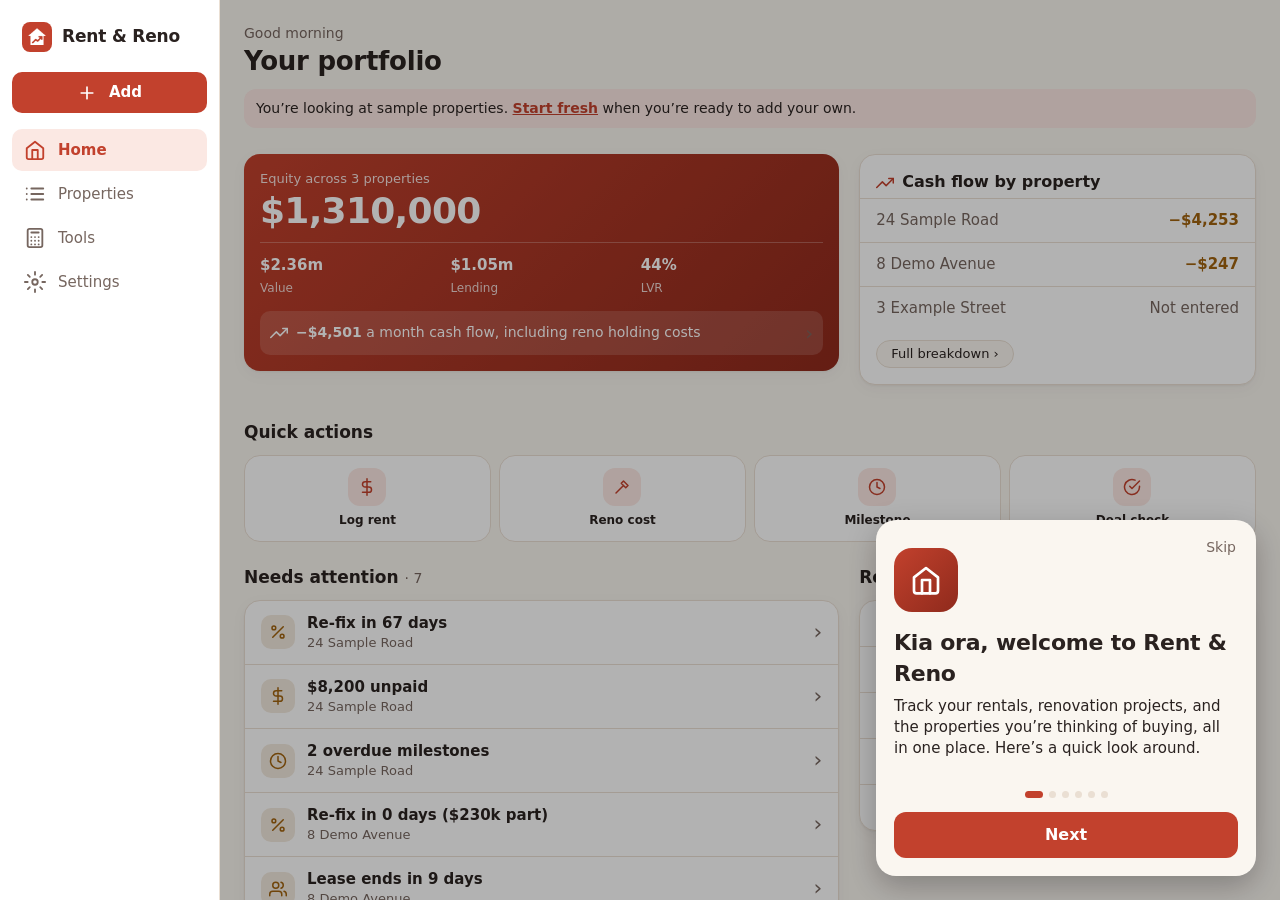
<file: index.html>
<!DOCTYPE html>
<html lang="en-NZ">
<head>
<meta charset="utf-8">
<meta name="viewport" content="width=device-width, initial-scale=1, viewport-fit=cover">
<title>Rent &amp; Reno</title>
<meta name="theme-color" content="#c2412d">
<meta name="apple-mobile-web-app-capable" content="yes">
<meta name="apple-mobile-web-app-title" content="Rent &amp; Reno">
<!-- Standard status bar: with black-translucent (drawing under the clock), iOS cut the status bar's height off the
     bottom of the home-screen app's window, leaving an empty strip under the tab bar. -->
<meta name="apple-mobile-web-app-status-bar-style" content="default">
<link rel="manifest" href="manifest.webmanifest">
<link rel="icon" href="icons/icon-192.png">
<link rel="apple-touch-icon" href="icons/apple-touch-icon.png">
<!-- Light (the default) or dark or automatic, and the colour theme, chosen in Settings. Set before the page draws, so it never flashes. -->
<script>(function(){var r=document.documentElement;r.dataset.theme="light";try{var t=localStorage.getItem("nzpt.theme"),a=localStorage.getItem("nzpt.accent");if(t==="dark")r.dataset.theme="dark";if(t==="auto")delete r.dataset.theme;if(a)r.dataset.accent=a}catch(e){}})()</script>
<link rel="stylesheet" href="styles.css">
<link rel="stylesheet" href="layout.css">
</head>
<body>
<!-- Screens: four tabs (home, p0 properties, toolbody tools, setbody settings) and two full-screen pages
     opened on top of them (p1 a property, p2 adding a property). Only one screen shows at a time. -->
<main class="screens">
  <section class="screen on" id="home"></section>
  <section class="screen" id="p0"></section>
  <section class="screen" id="toolbody"></section>
  <section class="screen" id="setbody"></section>
  <section class="screen page" id="p1"></section>
  <section class="screen page" id="p2"></section>
  <section class="screen page" id="p3"></section>
</main>
<nav class="nav" id="nav">
  <a class="brand" href="./" data-home aria-label="Rent &amp; Reno: go to Home"><img src="icons/icon-192.png" alt="" width="30" height="30">Rent &amp; Reno</a>
  <button data-tab="home"><svg class="ic" viewBox="0 0 24 24" aria-hidden="true"><path d="M3 10l9-7 9 7v10a2 2 0 0 1-2 2H5a2 2 0 0 1-2-2z"/><path d="M9 22V12h6v10"/></svg>Home</button>
  <button data-tab="p0"><svg class="ic" viewBox="0 0 24 24" aria-hidden="true"><path d="M8 6h13M8 12h13M8 18h13M3 6h.01M3 12h.01M3 18h.01"/></svg>Properties</button>
  <button id="plusbtn" aria-label="Add"><span class="plus"><svg class="ic" viewBox="0 0 24 24" aria-hidden="true"><path d="M12 5v14M5 12h14"/></svg></span></button>
  <button data-tab="toolbody"><svg class="ic" viewBox="0 0 24 24" aria-hidden="true"><rect x="4" y="2" width="16" height="20" rx="2"/><path d="M8 6h8M8 11h.01M12 11h.01M16 11h.01M8 15h.01M12 15h.01M16 15h.01M8 19h.01M12 19h.01M16 19h.01"/></svg>Tools</button>
  <button data-tab="setbody"><svg class="ic" viewBox="0 0 24 24" aria-hidden="true"><circle cx="12" cy="12" r="3"/><path d="M12 1v3M12 20v3M4.2 4.2l2.1 2.1M17.7 17.7l2.1 2.1M1 12h3M20 12h3M4.2 19.8l2.1-2.1M17.7 6.3l2.1-2.1"/></svg>Settings<span class="ndot" id="setdot" hidden></span></button>
</nav>
<div class="sheet" id="plus" hidden>
  <div class="sheetbg" id="plusbg"></div>
  <div class="sheetbox" id="plusbody" role="dialog" aria-modal="true" aria-label="Add"></div>
</div>
<div class="sheet" id="sheet" hidden>
  <div class="sheetbg" id="sheetbg"></div>
  <div class="sheetbox" id="sheetbody" role="dialog" aria-modal="true"></div>
</div>
<div class="sheet" id="ob" hidden>
  <div class="sheetbg" id="obbg"></div>
  <div class="sheetbox" id="obbody" role="dialog" aria-modal="true" aria-label="Getting set up"></div>
</div>
<div class="sheet tour" id="tour" hidden>
  <div class="sheetbg"></div>
  <div class="tourbox" id="tourbody" role="dialog" aria-modal="true" aria-labelledby="tourt"></div>
</div>
<div class="sheet ddpick" id="pick" hidden>
  <div class="sheetbg"></div>
  <div class="sheetbox" id="pickbody" role="dialog" aria-modal="true"></div>
</div>
<div class="toast" id="toast" role="status" hidden><span id="toastmsg"></span><button id="undo">Undo</button><button id="toastx" aria-label="Dismiss" hidden></button></div>
<!-- Plain scripts sharing one global scope, no build step. main.js must load last. -->
<script src="js/data.js"></script>
<script src="js/util.js"></script>
<script src="js/receipts.js"></script>
<script src="js/sales.js"></script>
<script src="js/costs.js"></script>
<script src="js/timeline.js"></script>
<script src="js/rental.js"></script>
<script src="js/potential.js"></script>
<script src="js/settings.js"></script>
<script src="js/tax.js"></script>
<script src="js/address.js"></script>
<script src="js/councils.js"></script>
<script src="js/charts.js"></script>
<script src="js/views.js"></script>
<script src="js/home.js"></script>
<script src="js/forms.js"></script>
<script src="js/tools.js"></script>
<script src="js/tour.js"></script>
<script src="js/picker.js"></script>
<script src="js/sync.js"></script>
<script src="js/onboard.js"></script>
<script src="js/main.js"></script>
</body>
</html>
</file>
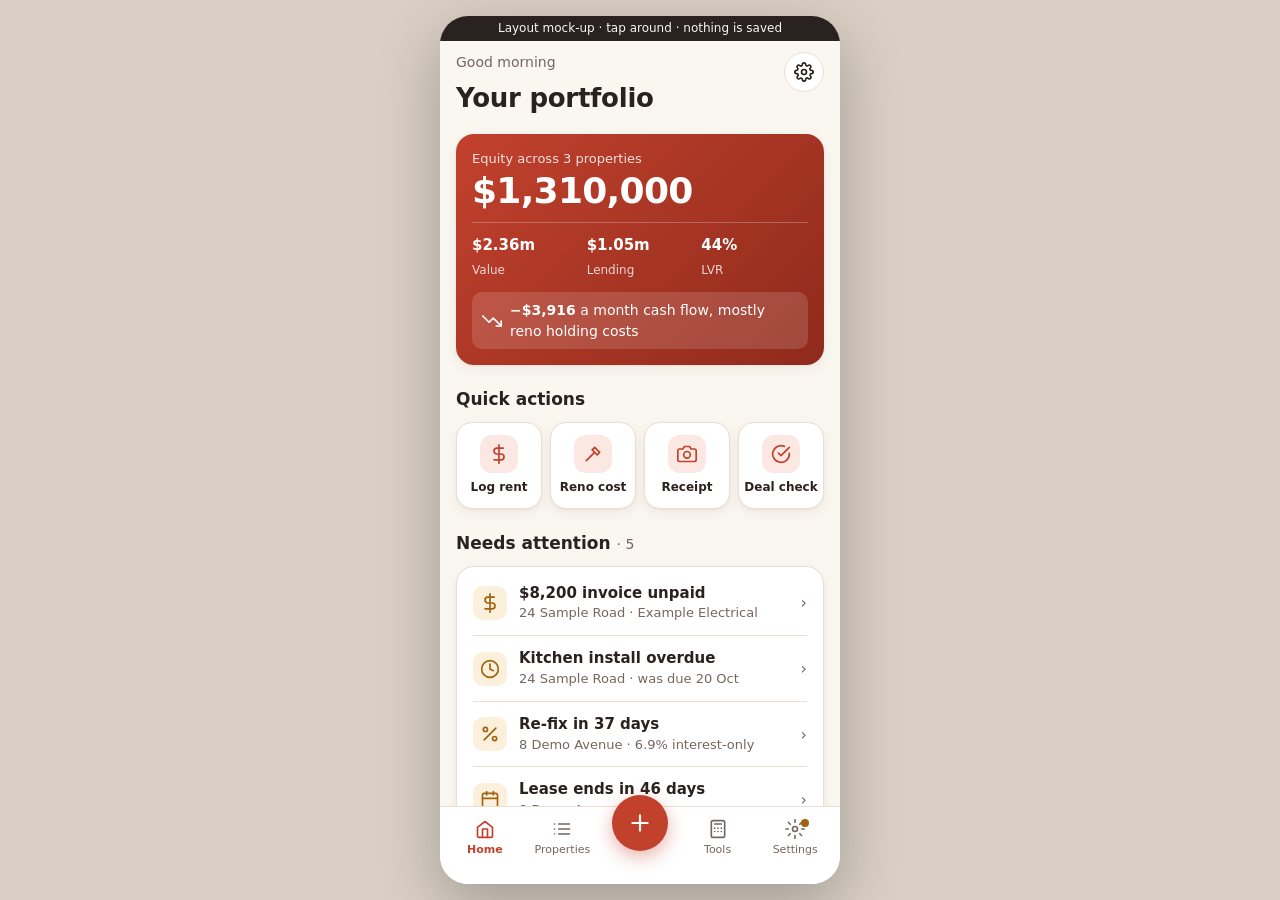
<file: mockup/index.html>
<!DOCTYPE html>
<html lang="en-NZ">
<head>
<meta charset="utf-8">
<meta name="viewport" content="width=device-width, initial-scale=1, viewport-fit=cover">
<title>Layout Mock-up</title>
<style>
/* Mock-up only: a proposed layout for NZ Property Tracker, using the app's colours and sample data. Nothing here is saved. */
:root{--bg:#faf6f0;--card:#fff;--ink:#2a2220;--mute:#76665f;--line:#eadfd3;--acc:#c2412d;--acc2:#fbe8e3;--good:#2f855a;--good2:#e3f2ea;--warn:#a0620e;--warn2:#fbf0dc;--onacc:#fff;--shadow:0 1px 2px rgba(60,30,20,.06),0 4px 14px rgba(60,30,20,.06)}
@media (prefers-color-scheme:dark){:root:not([data-theme="light"]){--bg:#1c1715;--card:#2a2320;--ink:#f3ece8;--mute:#b3a39b;--line:#3d332e;--acc:#f0806b;--acc2:#3d2622;--good:#5fbf8a;--good2:#1f3328;--warn:#e0a84a;--warn2:#3a2e1a;--onacc:#1c1715;--shadow:none;color-scheme:dark}}
:root[data-theme="dark"]{--bg:#1c1715;--card:#2a2320;--ink:#f3ece8;--mute:#b3a39b;--line:#3d332e;--acc:#f0806b;--acc2:#3d2622;--good:#5fbf8a;--good2:#1f3328;--warn:#e0a84a;--warn2:#3a2e1a;--onacc:#1c1715;--shadow:none;color-scheme:dark}
*{box-sizing:border-box}
html,body{margin:0;height:100%}
body{background:#d9cfc4;font:16px/1.45 system-ui,-apple-system,"Segoe UI",Roboto,sans-serif;color:var(--ink);display:flex;justify-content:center}
@media (prefers-color-scheme:dark){body{background:#0f0c0b}}
@media (max-width:480px){body{background:var(--bg)}}
.phone{position:relative;width:100%;max-width:400px;height:100%;background:var(--bg);overflow:hidden;display:flex;flex-direction:column}
@media (min-width:481px){.phone{height:calc(100% - 32px);margin:16px 0;border-radius:28px;box-shadow:0 20px 60px rgba(0,0,0,.25)}}
.note{position:absolute;top:0;left:0;right:0;z-index:50;background:var(--ink);color:var(--bg);font-size:12px;text-align:center;padding:4px 8px}
.screens{flex:1;position:relative;overflow:hidden}
.screen{position:absolute;inset:0;overflow-y:auto;padding:36px 16px 100px;opacity:0;pointer-events:none;transform:translateY(6px);transition:opacity .18s,transform .18s}
.screen.on{opacity:1;pointer-events:auto;transform:none}
.screen.push{padding-top:0;transform:translateX(24px)}
.screen.push.on{transform:none}
svg.i{width:20px;height:20px;fill:none;stroke:currentColor;stroke-width:2;stroke-linecap:round;stroke-linejoin:round;flex:none}
h1{font-size:26px;margin:8px 0 2px;letter-spacing:-.01em}
h2{font-size:17px;margin:22px 0 10px}
.muted{color:var(--mute);font-size:14px;margin:0}
.top{display:flex;justify-content:space-between;align-items:flex-start}
.dot{width:40px;height:40px;border-radius:50%;display:grid;place-items:center;background:var(--card);border:1px solid var(--line);color:var(--ink)}
.card{background:var(--card);border-radius:18px;padding:16px;box-shadow:var(--shadow);border:1px solid var(--line)}
.hero{background:linear-gradient(135deg,var(--acc),#8f2a1c);color:#fff;border:0}
@media (prefers-color-scheme:dark){.hero{background:linear-gradient(135deg,#7a2a1e,#3d1a14)}}
.hero .lab{font-size:13px;opacity:.85}
.hero .big{font-size:36px;font-weight:750;letter-spacing:-.02em;line-height:1.1;margin:2px 0 12px}
.hero .row3{display:grid;grid-template-columns:repeat(3,1fr);gap:8px;padding-top:12px;border-top:1px solid rgba(255,255,255,.25)}
.hero .row3 b{display:block;font-size:15px}
.hero .row3 span{font-size:12px;opacity:.8}
.chipline{display:flex;align-items:center;gap:8px;margin-top:12px;font-size:14px;background:rgba(255,255,255,.14);padding:8px 10px;border-radius:10px}
.qa{display:grid;grid-template-columns:repeat(4,1fr);gap:8px}
.qa button{display:flex;flex-direction:column;align-items:center;gap:6px;padding:12px 4px;border:1px solid var(--line);border-radius:16px;background:var(--card);color:var(--ink);font:inherit;font-size:12px;font-weight:600;cursor:pointer;box-shadow:var(--shadow)}
.qa .ib{width:38px;height:38px;border-radius:12px;display:grid;place-items:center;background:var(--acc2);color:var(--acc)}
.att{display:flex;align-items:center;gap:12px;padding:12px 0;border-top:1px solid var(--line)}
.att:first-child{border-top:0;padding-top:0}
.att .ib{width:34px;height:34px;border-radius:10px;display:grid;place-items:center;background:var(--warn2);color:var(--warn);flex:none}
.att div{flex:1;min-width:0}
.att b{display:block;font-size:15px}
.att .muted{font-size:13px}
.chev{color:var(--mute)}
.chips{display:flex;gap:8px;overflow-x:auto;margin:14px -16px 14px;padding:0 16px;scrollbar-width:none}
.chips button{flex:none;padding:7px 14px;border-radius:99px;border:1px solid var(--line);background:var(--card);color:var(--ink);font:inherit;font-size:14px;cursor:pointer}
.chips button.on{background:var(--ink);color:var(--bg);border-color:var(--ink)}
.prop{display:flex;gap:12px;align-items:center;padding:10px;margin-bottom:10px;cursor:pointer}
.ph{width:72px;height:72px;border-radius:14px;flex:none;display:grid;place-items:center;color:#fff;position:relative;overflow:hidden}
.ph svg{width:30px;height:30px;opacity:.9}
.p1{background:linear-gradient(135deg,#d9774f,#9c3a24)}.p2{background:linear-gradient(135deg,#5e8f74,#2f5a45)}.p3{background:linear-gradient(135deg,#c79a4b,#8a5a1e)}.p4{background:linear-gradient(135deg,#7d8aa8,#46506b)}
.prop .info{flex:1;min-width:0}
.prop .info b{display:block;font-size:16px;white-space:nowrap;overflow:hidden;text-overflow:ellipsis}
.tag{display:inline-block;font-size:11px;font-weight:700;padding:1px 8px;border-radius:99px;margin-top:4px}
.t-proj{background:var(--acc2);color:var(--acc)}.t-rent{background:var(--good2);color:var(--good)}.t-pot{background:var(--warn2);color:var(--warn)}
.prop .num{text-align:right;flex:none}
.prop .num b{display:block;font-size:16px}
.prop .num span{font-size:12px;color:var(--mute)}
.pos{color:var(--good)}.neg{color:var(--warn)}
.cover{height:190px;margin:0 -16px;position:relative;display:flex;align-items:flex-end;padding:16px;color:#fff}
.cover .back{position:absolute;top:44px;left:12px;width:38px;height:38px;border-radius:50%;background:rgba(0,0,0,.35);border:0;color:#fff;display:grid;place-items:center;cursor:pointer}
.cover .addph{position:absolute;top:44px;right:12px;font-size:12px;padding:6px 10px;border-radius:99px;background:rgba(0,0,0,.35);color:#fff;border:0;font:inherit;font-size:12px}
.cover h1{margin:0;font-size:24px;text-shadow:0 1px 8px rgba(0,0,0,.3)}
.cover p{margin:0;opacity:.9;font-size:14px}
.big2{font-size:32px;font-weight:750;letter-spacing:-.02em;line-height:1.1}
.bar{height:8px;border-radius:99px;background:var(--line);overflow:hidden;margin:10px 0 6px}
.bar i{display:block;height:100%;background:var(--good);border-radius:99px}
.seg{display:flex;background:var(--card);border:1px solid var(--line);border-radius:12px;padding:3px;margin:16px 0 12px;position:sticky;top:0;z-index:2}
.seg button{flex:1;border:0;background:none;padding:8px 2px;border-radius:9px;font:inherit;font-size:13px;color:var(--mute);cursor:pointer;position:relative}
.seg button.on{background:var(--acc);color:var(--onacc);font-weight:600}
.seg button.flag::after{content:"";position:absolute;top:5px;right:10px;width:6px;height:6px;border-radius:50%;background:var(--warn)}
.list .r{display:flex;justify-content:space-between;padding:11px 0;border-top:1px solid var(--line);font-size:15px}
.list .r:first-child{border-top:0;padding-top:0}
.list .r span{color:var(--mute)}
.cat{padding:10px 0;border-top:1px solid var(--line)}
.cat:first-child{border-top:0;padding-top:0}
.cat .t{display:flex;justify-content:space-between;font-size:15px}
.cat .bar{height:6px;margin:6px 0 0}
.pane[hidden]{display:none}
nav{position:absolute;left:0;right:0;bottom:0;height:78px;background:var(--card);border-top:1px solid var(--line);display:grid;grid-template-columns:repeat(5,1fr);align-items:start;padding:8px 6px calc(10px + env(safe-area-inset-bottom,0px));z-index:10}
nav button{position:relative;display:flex;flex-direction:column;align-items:center;gap:3px;border:0;background:none;color:var(--mute);font:inherit;font-size:11px;cursor:pointer;padding:4px 0}
nav button.on{color:var(--acc);font-weight:600}
nav .plus{width:56px;height:56px;margin:-24px auto 0;border-radius:50%;background:var(--acc);color:var(--onacc);display:grid;place-items:center;box-shadow:0 6px 18px rgba(194,65,45,.4)}
nav .plus svg{width:26px;height:26px}
.sheet{position:absolute;inset:0;z-index:30;display:flex;flex-direction:column;justify-content:flex-end;visibility:hidden}
.sheet .bg{position:absolute;inset:0;background:rgba(0,0,0,.4);opacity:0;transition:opacity .2s}
.sheet .box{position:relative;background:var(--bg);border-radius:22px 22px 0 0;padding:10px 16px 28px;transform:translateY(100%);transition:transform .25s ease-out;max-height:85%;overflow-y:auto}
.sheet.on{visibility:visible}.sheet.on .bg{opacity:1}.sheet.on .box{transform:none}
.grab{width:40px;height:4px;border-radius:2px;background:var(--line);margin:0 auto 14px}
.opts{display:grid;grid-template-columns:1fr 1fr;gap:10px}
.opts button{display:flex;flex-direction:column;align-items:flex-start;gap:6px;text-align:left;padding:14px;border-radius:16px;border:1px solid var(--line);background:var(--card);color:var(--ink);font:inherit;cursor:pointer}
.opts button b{font-size:15px}.opts button span{font-size:12px;color:var(--mute)}
.opts .ib{width:36px;height:36px;border-radius:10px;display:grid;place-items:center;background:var(--acc2);color:var(--acc)}
.pick{display:flex;align-items:center;gap:12px;width:100%;padding:10px;margin-bottom:8px;border:1px solid var(--line);border-radius:14px;background:var(--card);color:var(--ink);font:inherit;text-align:left;cursor:pointer}
.pick .ph{width:44px;height:44px;border-radius:10px}
.pick .ph svg{width:20px;height:20px}
label{display:block;font-size:13px;color:var(--mute);margin:12px 0 4px}
input,select{width:100%;padding:12px;border:1px solid var(--line);border-radius:12px;background:var(--card);color:var(--ink);font:inherit}
.two{display:grid;grid-template-columns:1fr 1fr;gap:10px}
.go{width:100%;margin-top:18px;padding:14px;border:0;border-radius:14px;background:var(--acc);color:var(--onacc);font:inherit;font-weight:700;cursor:pointer}
.tiles{display:grid;grid-template-columns:1fr 1fr;gap:10px}
.tiles div{padding:14px;border-radius:16px;background:var(--card);border:1px solid var(--line);box-shadow:var(--shadow)}
.tiles .ib{width:36px;height:36px;border-radius:10px;display:grid;place-items:center;background:var(--acc2);color:var(--acc);margin-bottom:8px}
.tiles b{display:block;font-size:15px}.tiles span{font-size:12px;color:var(--mute)}
.setrow{display:flex;align-items:center;gap:12px;padding:14px 0;border-top:1px solid var(--line)}
.setrow:first-child{border-top:0}
.setrow div{flex:1}.setrow b{display:block}
.reddot{width:8px;height:8px;border-radius:50%;background:var(--warn);display:inline-block;margin-left:6px;vertical-align:middle}
.toast{position:absolute;left:16px;right:16px;bottom:92px;z-index:40;background:var(--ink);color:var(--bg);padding:12px 14px;border-radius:12px;font-size:14px;opacity:0;transform:translateY(8px);transition:.2s;pointer-events:none}
.toast.on{opacity:1;transform:none}
</style>
</head>
<body>
<div class="phone" id="phone">
  <div class="note">Layout mock-up · tap around · nothing is saved</div>
  <div class="screens">

    <!-- HOME -->
    <section class="screen on" id="s-home">
      <div class="top"><div><p class="muted" id="greet">Good morning</p><h1>Your portfolio</h1></div><button class="dot" data-go="settings" aria-label="Settings"><svg class="i" viewBox="0 0 24 24"><circle cx="12" cy="12" r="3"/><path d="M19.4 15a1.65 1.65 0 0 0 .33 1.82l.06.06a2 2 0 1 1-2.83 2.83l-.06-.06a1.65 1.65 0 0 0-2.82 1.17V21a2 2 0 1 1-4 0v-.09a1.65 1.65 0 0 0-2.82-1.17l-.06.06a2 2 0 1 1-2.83-2.83l.06-.06A1.65 1.65 0 0 0 3.17 14H3a2 2 0 1 1 0-4h.09a1.65 1.65 0 0 0 1.17-2.82l-.06-.06a2 2 0 1 1 2.83-2.83l.06.06A1.65 1.65 0 0 0 9.91 3.17V3a2 2 0 1 1 4 0v.09a1.65 1.65 0 0 0 2.82 1.17l.06-.06a2 2 0 1 1 2.83 2.83l-.06.06A1.65 1.65 0 0 0 20.83 10H21a2 2 0 1 1 0 4h-.09a1.65 1.65 0 0 0-1.51 1z"/></svg></button></div>
      <div class="card hero" style="margin-top:14px">
        <div class="lab">Equity across 3 properties</div>
        <div class="big">$1,310,000</div>
        <div class="row3"><div><b>$2.36m</b><span>Value</span></div><div><b>$1.05m</b><span>Lending</span></div><div><b>44%</b><span>LVR</span></div></div>
        <div class="chipline"><svg class="i" viewBox="0 0 24 24"><path d="M23 18l-9.5-9.5-5 5L1 6"/><path d="M17 18h6v-6"/></svg><span><b>−$3,916</b> a month cash flow, mostly reno holding costs</span></div>
      </div>
      <h2>Quick actions</h2>
      <div class="qa">
        <button data-quick="rent"><span class="ib"><svg class="i" viewBox="0 0 24 24"><path d="M12 1v22M17 5H9.5a3.5 3.5 0 0 0 0 7h5a3.5 3.5 0 0 1 0 7H6"/></svg></span>Log rent</button>
        <button data-quick="cost"><span class="ib"><svg class="i" viewBox="0 0 24 24"><path d="M4 20l9-9M14 4l6 6-3 3-6-6zM11 7l3-3"/></svg></span>Reno cost</button>
        <button data-quick="receipt"><span class="ib"><svg class="i" viewBox="0 0 24 24"><path d="M23 19a2 2 0 0 1-2 2H3a2 2 0 0 1-2-2V8a2 2 0 0 1 2-2h4l2-3h6l2 3h4a2 2 0 0 1 2 2z"/><circle cx="12" cy="13" r="4"/></svg></span>Receipt</button>
        <button data-go="tools"><span class="ib"><svg class="i" viewBox="0 0 24 24"><path d="M22 11.08V12a10 10 0 1 1-5.93-9.14"/><path d="M22 4L12 14.01l-3-3"/></svg></span>Deal check</button>
      </div>
      <h2>Needs attention <span class="muted" style="font-weight:400">· 5</span></h2>
      <div class="card">
        <div class="att" data-open="road"><span class="ib"><svg class="i" viewBox="0 0 24 24"><path d="M12 1v22M17 5H9.5a3.5 3.5 0 0 0 0 7h5a3.5 3.5 0 0 1 0 7H6"/></svg></span><div><b>$8,200 invoice unpaid</b><p class="muted">24 Sample Road · Example Electrical</p></div><span class="chev">›</span></div>
        <div class="att" data-open="road"><span class="ib"><svg class="i" viewBox="0 0 24 24"><circle cx="12" cy="12" r="10"/><path d="M12 6v6l4 2"/></svg></span><div><b>Kitchen install overdue</b><p class="muted">24 Sample Road · was due 20 Oct</p></div><span class="chev">›</span></div>
        <div class="att" data-open="ave"><span class="ib"><svg class="i" viewBox="0 0 24 24"><path d="M19 5L5 19"/><circle cx="6.5" cy="6.5" r="2.5"/><circle cx="17.5" cy="17.5" r="2.5"/></svg></span><div><b>Re-fix in 37 days</b><p class="muted">8 Demo Avenue · 6.9% interest-only</p></div><span class="chev">›</span></div>
        <div class="att" data-open="ave"><span class="ib"><svg class="i" viewBox="0 0 24 24"><rect x="3" y="4" width="18" height="18" rx="2"/><path d="M16 2v4M8 2v4M3 10h18"/></svg></span><div><b>Lease ends in 46 days</b><p class="muted">8 Demo Avenue</p></div><span class="chev">›</span></div>
        <div class="att" data-go="props"><span class="ib"><svg class="i" viewBox="0 0 24 24"><path d="M10.29 3.86L1.82 18a2 2 0 0 0 1.71 3h16.94a2 2 0 0 0 1.71-3L13.71 3.86a2 2 0 0 0-3.42 0z"/><path d="M12 9v4M12 17h.01"/></svg></span><div><b>Over budget by $6,000</b><p class="muted">3 Example Street</p></div><span class="chev">›</span></div>
      </div>
      <h2>Recent activity</h2>
      <div class="card list">
        <div class="r"><span>Rent received · 8 Demo Ave</span><b class="pos">+$2,560</b></div>
        <div class="r"><span>Paint and supplies · 24 Sample Rd</span><b>−$3,200</b></div>
        <div class="r"><span>Leaking tap · 8 Demo Ave</span><b>−$340</b></div>
      </div>
    </section>

    <!-- PROPERTIES -->
    <section class="screen" id="s-props">
      <h1>Properties</h1><p class="muted">3 owned · 1 potential buy</p>
      <div class="chips" id="chips"><button class="on" data-f="all">All</button><button data-f="proj">Reno projects</button><button data-f="rent">Rentals</button><button data-f="pot">Potential buys</button></div>
      <div class="card prop" data-k="proj" data-open="road"><div class="ph p1"><svg class="i" viewBox="0 0 24 24"><path d="M4 20l9-9M14 4l6 6-3 3-6-6zM11 7l3-3"/></svg></div><div class="info"><b>24 Sample Road</b><span class="muted">Auckland</span><br><span class="tag t-proj">Reno · 58% of budget</span></div><div class="num"><b class="pos">+$55,200</b><span>equity gain</span></div></div>
      <div class="card prop" data-k="rent" data-open="ave"><div class="ph p2"><svg class="i" viewBox="0 0 24 24"><circle cx="8" cy="15" r="4"/><path d="M11 12l9-9M17 6l3 3M15 8l2 2"/></svg></div><div class="info"><b>8 Demo Avenue</b><span class="muted">Hamilton</span><br><span class="tag t-rent">Rental · $640/wk</span></div><div class="num"><b class="neg">−$516</b><span>a month</span></div></div>
      <div class="card prop" data-k="proj"><div class="ph p3"><svg class="i" viewBox="0 0 24 24"><path d="M4 20l9-9M14 4l6 6-3 3-6-6zM11 7l3-3"/></svg></div><div class="info"><b>3 Example Street</b><span class="muted">Tauranga</span><br><span class="tag t-proj">Reno · 110% of budget</span></div><div class="num"><b class="neg">−$35,100</b><span>equity gain</span></div></div>
      <div class="card prop" data-k="pot"><div class="ph p4"><svg class="i" viewBox="0 0 24 24"><circle cx="11" cy="11" r="6"/><path d="M20 20l-4.5-4.5"/></svg></div><div class="info"><b>51 Prospect Lane</b><span class="muted">Hamilton East</span><br><span class="tag t-pot">Reno to sell</span></div><div class="num"><b class="pos">$67,896</b><span>est. profit</span></div></div>
    </section>

    <!-- PROPERTY PAGE (pushed full screen) -->
    <section class="screen push" id="s-road">
      <div class="cover p1"><button class="back" data-back aria-label="Back"><svg class="i" viewBox="0 0 24 24"><path d="M15 18l-6-6 6-6"/></svg></button><button class="addph">Add photo</button><div><h1>24 Sample Road</h1><p>Auckland · Renovation project</p></div></div>
      <div class="card" style="margin-top:-14px;position:relative">
        <p class="muted">Equity gain after reno</p><div class="big2 pos">+$55,200</div>
        <div class="bar"><i style="width:58%"></i></div><p class="muted">$52,000 of $90,000 budget spent · $70,800 committed</p>
      </div>
      <div class="seg" id="seg"><button class="on" data-t="ov">Overview</button><button class="flag" data-t="costs">Costs</button><button class="flag" data-t="tl">Timeline</button><button data-t="loan">Mortgage</button></div>
      <div class="pane" data-p="ov"><div class="card list">
        <div class="r"><span>Purchase price</span><b>$850,000</b></div><div class="r"><span>Est. value now</span><b>$960,000</b></div>
        <div class="r"><span>Total cost in</span><b>$904,800</b></div><div class="r"><span>Budget remaining</span><b>$38,000</b></div><div class="r"><span>Days owned</span><b>229</b></div>
      </div></div>
      <div class="pane" data-p="costs" hidden><div class="card">
        <div class="cat"><div class="t"><b>Kitchen</b><span>$11,000 of $24,000</span></div><div class="bar"><i style="width:46%"></i></div></div>
        <div class="cat"><div class="t"><b>Bathroom</b><span class="neg">$10,400 of $12,000</span></div><div class="bar"><i style="width:87%"></i></div></div>
        <div class="cat"><div class="t"><b>Electrical</b><span>$8,200 of $9,000</span></div><div class="bar"><i style="width:91%"></i></div></div>
        <div class="cat"><div class="t"><b>Contingency</b><span>$5,400 of $9,000</span></div><div class="bar"><i style="width:60%"></i></div></div>
        <button class="go" data-quick="cost">Add reno cost</button>
      </div></div>
      <div class="pane" data-p="tl" hidden><div class="card list">
        <div class="r"><span>Target finish</span><b>18 Dec 2026</b></div><div class="r"><span>Behind original target</span><b class="neg">21 days</b></div>
        <div class="r"><span>Kitchen install</span><b class="neg">Overdue</b></div><div class="r"><span>Flooring</span><b>20 Nov</b></div><div class="r"><span>Final inspection and CCC</span><b>10 Dec</b></div>
      </div></div>
      <div class="pane" data-p="loan" hidden><div class="card list">
        <div class="r"><span>Loan</span><b>$620,000 at 5.49%</b></div><div class="r"><span>Repayment</span><b>$3,516 / month</b></div><div class="r"><span>Re-fix date</span><b>10 Feb 2027</b></div>
      </div></div>
    </section>

    <section class="screen push" id="s-ave">
      <div class="cover p2"><button class="back" data-back aria-label="Back"><svg class="i" viewBox="0 0 24 24"><path d="M15 18l-6-6 6-6"/></svg></button><button class="addph">Add photo</button><div><h1>8 Demo Avenue</h1><p>Hamilton · Rental</p></div></div>
      <div class="card" style="margin-top:-14px;position:relative">
        <p class="muted">Cash flow after mortgage</p><div class="big2 neg">−$516 a month</div>
        <p class="muted" style="margin-top:6px">$640 a week rent · 5.1% gross yield · re-fix in 37 days</p>
      </div>
      <div class="seg"><button class="on">Overview</button><button>Money</button><button class="flag">Tenancy</button><button class="flag">Mortgage</button></div>
      <div class="card list">
        <div class="r"><span>Rent this tax year</span><b class="pos">$20,480</b></div><div class="r"><span>Expenses this tax year</span><b>$3,280</b></div>
        <div class="r"><span>Est. value now</span><b>$655,000</b></div><div class="r"><span>Healthy Homes</span><b>4 of 5 done</b></div>
      </div>
    </section>

    <!-- TOOLS -->
    <section class="screen" id="s-tools">
      <h1>Tools</h1><p class="muted">Calculators for deals, loans and rentals</p>
      <div class="tiles" style="margin-top:14px">
        <div><span class="ib"><svg class="i" viewBox="0 0 24 24"><path d="M22 11.08V12a10 10 0 1 1-5.93-9.14"/><path d="M22 4L12 14.01l-3-3"/></svg></span><b>Quick deal check</b><span>Profit or yield in seconds</span></div>
        <div><span class="ib"><svg class="i" viewBox="0 0 24 24"><path d="M19 5L5 19"/><circle cx="6.5" cy="6.5" r="2.5"/><circle cx="17.5" cy="17.5" r="2.5"/></svg></span><b>Mortgage repayments</b><span>Any loan, rate and frequency</span></div>
        <div><span class="ib"><svg class="i" viewBox="0 0 24 24"><path d="M23 6l-9.5 9.5-5-5L1 18"/><path d="M17 6h6v6"/></svg></span><b>Rental yield</b><span>Gross and net</span></div>
        <div><span class="ib"><svg class="i" viewBox="0 0 24 24"><circle cx="12" cy="12" r="10"/><path d="M12 6v6l4 2"/></svg></span><b>Holding costs</b><span>Monthly cost to hold</span></div>
        <div><span class="ib"><svg class="i" viewBox="0 0 24 24"><path d="M18 20V10M12 20V4M6 20v-6"/></svg></span><b>Break-even rent</b><span>Rent that covers costs</span></div>
        <div><span class="ib"><svg class="i" viewBox="0 0 24 24"><path d="M21.21 15.89A10 10 0 1 1 8 2.83"/><path d="M22 12A10 10 0 0 0 12 2v10z"/></svg></span><b>Usable equity</b><span>For the next purchase</span></div>
        <div><span class="ib"><svg class="i" viewBox="0 0 24 24"><path d="M12 1v22M17 5H9.5a3.5 3.5 0 0 0 0 7h5a3.5 3.5 0 0 1 0 7H6"/></svg></span><b>Selling costs</b><span>Commission and fees</span></div>
      </div>
    </section>

    <!-- SETTINGS -->
    <section class="screen" id="s-settings">
      <h1>Settings</h1>
      <div class="card" style="margin-top:14px">
        <div class="setrow"><svg class="i" viewBox="0 0 24 24"><path d="M21 15v4a2 2 0 0 1-2 2H5a2 2 0 0 1-2-2v-4M7 10l5 5 5-5M12 15V3"/></svg><div><b>Backup <span class="reddot"></span></b><span class="muted">Not backed up yet</span></div><span class="chev">›</span></div>
        <div class="setrow"><svg class="i" viewBox="0 0 24 24"><path d="M21 15v4a2 2 0 0 1-2 2H5a2 2 0 0 1-2-2v-4M17 8l-5-5-5 5M12 3v12"/></svg><div><b>Restore from backup</b><span class="muted">Replaces what’s on this device</span></div><span class="chev">›</span></div>
        <div class="setrow"><svg class="i" viewBox="0 0 24 24"><rect x="5" y="2" width="14" height="20" rx="2"/><path d="M12 18h.01"/></svg><div><b>Install the app</b><span class="muted">Add to your home screen</span></div><span class="chev">›</span></div>
        <div class="setrow"><svg class="i" viewBox="0 0 24 24"><path d="M14 2H6a2 2 0 0 0-2 2v16a2 2 0 0 0 2 2h12a2 2 0 0 0 2-2V8z"/><path d="M14 2v6h6"/></svg><div><b>Sales data</b><span class="muted">Import a REINZ export</span></div><span class="chev">›</span></div>
      </div>
    </section>
  </div>

  <!-- + MENU -->
  <div class="sheet" id="plus"><div class="bg" data-close></div><div class="box"><div class="grab"></div>
    <div id="plus-home"><h2 style="margin-top:0">Add</h2>
      <div class="opts">
        <button data-quick="rent"><span class="ib"><svg class="i" viewBox="0 0 24 24"><path d="M12 1v22M17 5H9.5a3.5 3.5 0 0 0 0 7h5a3.5 3.5 0 0 1 0 7H6"/></svg></span><b>Rent or expense</b><span>For a rental</span></button>
        <button data-quick="cost"><span class="ib"><svg class="i" viewBox="0 0 24 24"><path d="M4 20l9-9M14 4l6 6-3 3-6-6zM11 7l3-3"/></svg></span><b>Reno cost</b><span>With a receipt photo</span></button>
        <button data-quick="ms"><span class="ib"><svg class="i" viewBox="0 0 24 24"><circle cx="12" cy="12" r="10"/><path d="M12 6v6l4 2"/></svg></span><b>Milestone</b><span>Trade, inspection…</span></button>
        <button data-quick="prop"><span class="ib"><svg class="i" viewBox="0 0 24 24"><path d="M3 10l9-7 9 7v10a2 2 0 0 1-2 2H5a2 2 0 0 1-2-2z"/><path d="M9 22V12h6v10"/></svg></span><b>Property</b><span>Owned or potential</span></button>
      </div></div>
    <div id="plus-pick" hidden><h2 style="margin-top:0" id="pick-title">Which property?</h2>
      <button class="pick" data-form><div class="ph p1"><svg class="i" viewBox="0 0 24 24"><path d="M4 20l9-9M14 4l6 6-3 3-6-6zM11 7l3-3"/></svg></div><div><b>24 Sample Road</b><br><span class="muted">Reno project</span></div></button>
      <button class="pick" data-form><div class="ph p3"><svg class="i" viewBox="0 0 24 24"><path d="M4 20l9-9M14 4l6 6-3 3-6-6zM11 7l3-3"/></svg></div><div><b>3 Example Street</b><br><span class="muted">Reno project</span></div></button>
    </div>
    <div id="plus-form" hidden><h2 style="margin-top:0">Add reno cost · 24 Sample Road</h2>
      <label>What was it?</label><input placeholder="e.g. Kitchen benchtop">
      <div class="two"><div><label>Amount</label><input value="$1,850"></div><div><label>Category</label><select><option>Kitchen</option><option>Bathroom</option></select></div></div>
      <button class="go" data-save>Save · add receipt photo next</button>
    </div>
  </div></div>
  <div class="toast" id="toast">Saved (not really, this is a mock-up)</div>

  <nav>
    <button class="on" data-go="home"><svg class="i" viewBox="0 0 24 24"><path d="M3 10l9-7 9 7v10a2 2 0 0 1-2 2H5a2 2 0 0 1-2-2z"/><path d="M9 22V12h6v10"/></svg>Home</button>
    <button data-go="props"><svg class="i" viewBox="0 0 24 24"><path d="M8 6h13M8 12h13M8 18h13M3 6h.01M3 12h.01M3 18h.01"/></svg>Properties</button>
    <button aria-label="Add" id="plusbtn"><span class="plus"><svg class="i" viewBox="0 0 24 24"><path d="M12 5v14M5 12h14"/></svg></span></button>
    <button data-go="tools"><svg class="i" viewBox="0 0 24 24"><rect x="4" y="2" width="16" height="20" rx="2"/><path d="M8 6h8M8 11h.01M12 11h.01M16 11h.01M8 15h.01M12 15h.01M16 15h.01"/></svg>Tools</button>
    <button data-go="settings"><svg class="i" viewBox="0 0 24 24"><circle cx="12" cy="12" r="3"/><path d="M12 1v3M12 20v3M4.2 4.2l2.1 2.1M17.7 17.7l2.1 2.1M1 12h3M20 12h3M4.2 19.8l2.1-2.1M17.7 6.3l2.1-2.1"/></svg>Settings<span class="reddot" style="position:absolute;top:4px;left:calc(50% + 6px);margin:0"></span></button>
  </nav>
</div>
<script>
// Mock-up navigation only.
var $=function(s){return document.querySelector(s)},all=function(s){return document.querySelectorAll(s)},last='home';
var h=new Date().getHours();$('#greet').textContent=h<12?'Good morning':h<18?'Good afternoon':'Good evening';
function show(id){all('.screen').forEach(function(s){s.classList.toggle('on',s.id==='s-'+id)});all('nav [data-go]').forEach(function(b){b.classList.toggle('on',b.dataset.go===id||(id==='road'||id==='ave')&&b.dataset.go==='props')});
  if(['home','props','tools','settings'].indexOf(id)>=0)last=id;var s=$('#s-'+id);if(s)s.scrollTop=0}
function sheet(on){$('#plus').classList.toggle('on',on);if(on){$('#plus-home').hidden=false;$('#plus-pick').hidden=true;$('#plus-form').hidden=true}}
document.addEventListener('click',function(e){
  var t=e.target.closest('[data-go],[data-open],[data-back],[data-quick],[data-close],[data-form],[data-save],#plusbtn,[data-f],[data-t]');if(!t)return;
  if(t.id==='plusbtn')return sheet(true);
  if(t.dataset.close!==undefined)return sheet(false);
  if(t.dataset.go){sheet(false);return show(t.dataset.go)}
  if(t.dataset.open)return show(t.dataset.open);
  if(t.dataset.back!==undefined)return show(last==='home'?'home':'props');
  if(t.dataset.quick){if(t.dataset.quick==='prop'){sheet(false);toast('In the real app this opens the property type choice');return}
    if(!$('#plus').classList.contains('on'))sheet(true);$('#plus-home').hidden=true;$('#plus-pick').hidden=false;$('#plus-form').hidden=true;
    $('#pick-title').textContent={rent:'Which rental?',cost:'Which reno project?',receipt:'Receipt for which property?',ms:'Milestone for which project?'}[t.dataset.quick];return}
  if(t.dataset.form!==undefined){$('#plus-pick').hidden=true;$('#plus-form').hidden=false;return}
  if(t.dataset.save!==undefined){sheet(false);toast('Saved (not really, this is a mock-up)');return}
  if(t.dataset.f){all('#chips button').forEach(function(b){b.classList.toggle('on',b===t)});all('#s-props .prop').forEach(function(p){p.style.display=t.dataset.f==='all'||p.dataset.k===t.dataset.f?'':'none'});return}
  if(t.dataset.t){all('#seg button').forEach(function(b){b.classList.toggle('on',b===t)});all('#s-road .pane').forEach(function(p){p.hidden=p.dataset.p!==t.dataset.t})}
});
function toast(m){var x=$('#toast');x.textContent=m;x.classList.add('on');setTimeout(function(){x.classList.remove('on')},2200)}
</script>
</body>
</html>
</file>
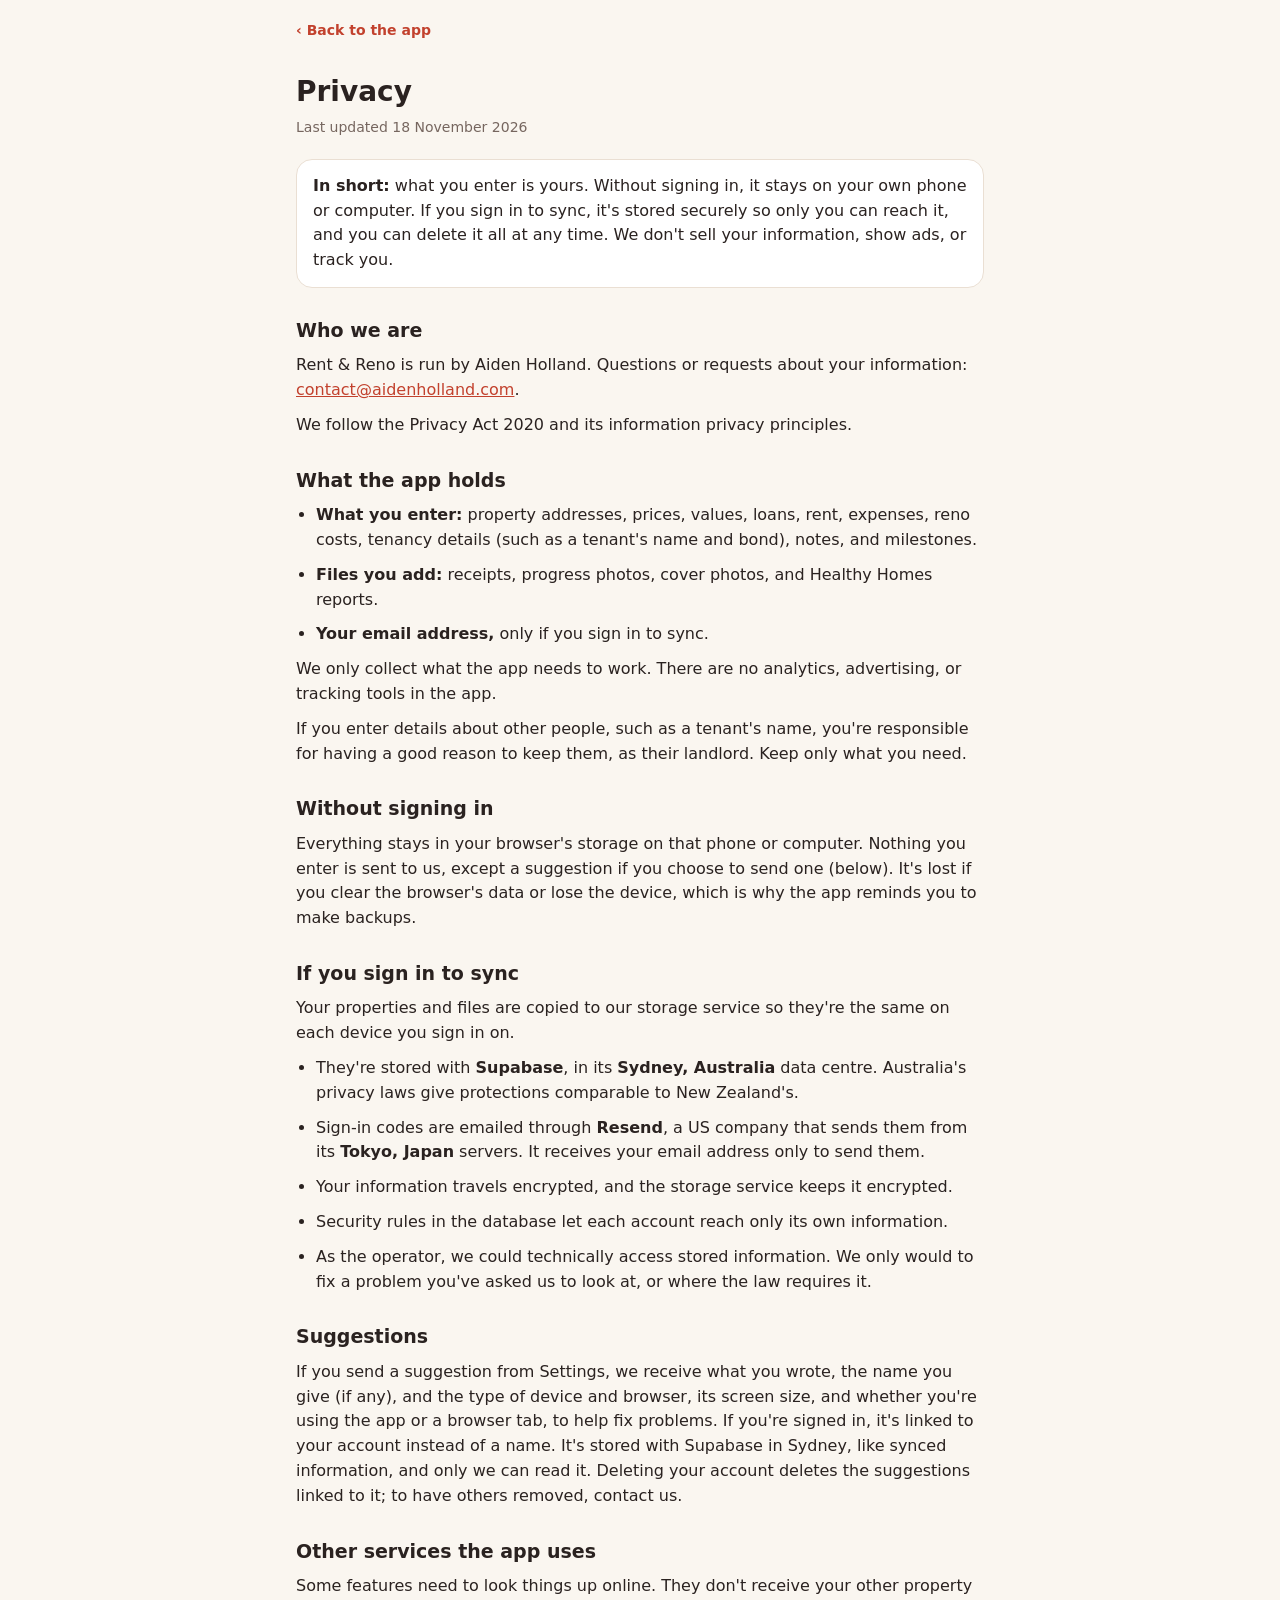
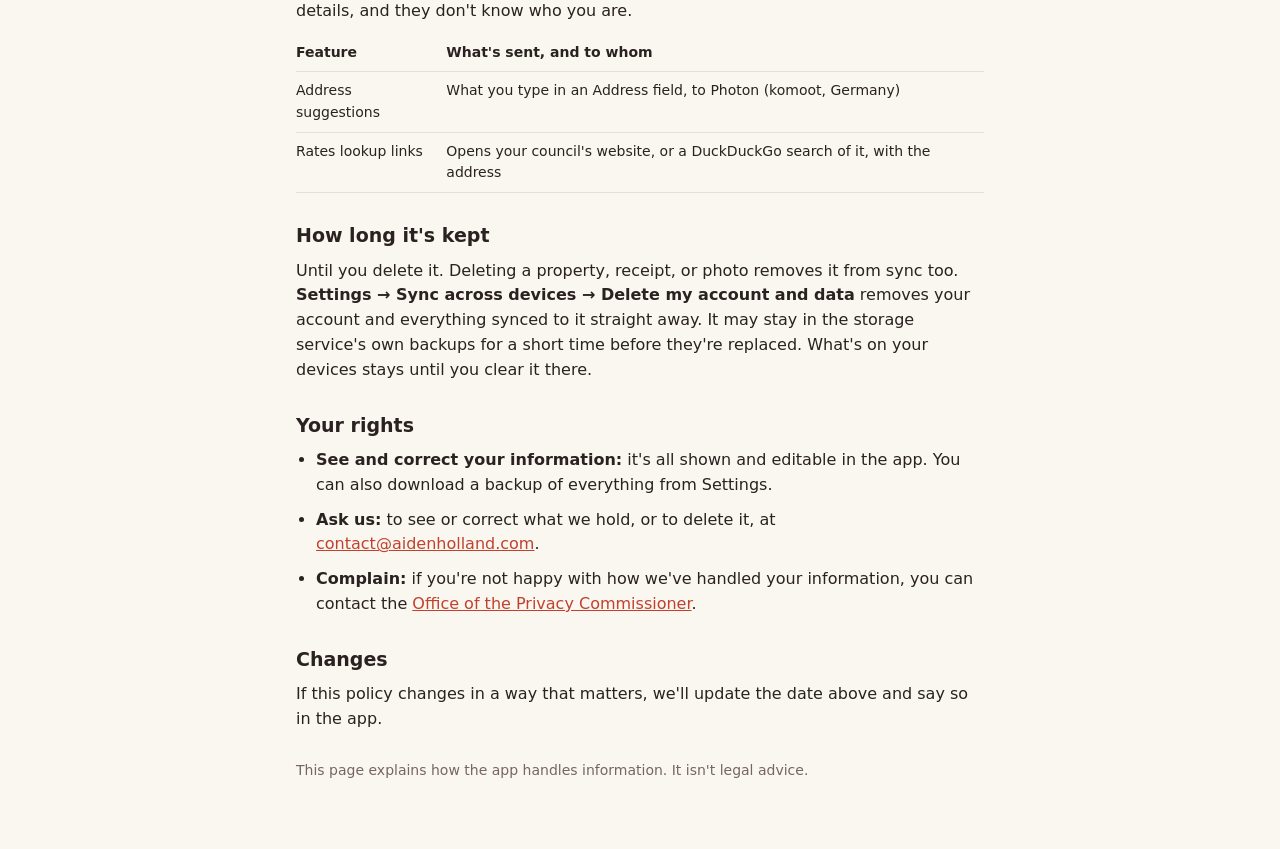
<file: privacy.html>
<!DOCTYPE html>
<html lang="en-NZ">
<head>
<meta charset="utf-8">
<meta name="viewport" content="width=device-width, initial-scale=1, viewport-fit=cover">
<title>Privacy · Rent &amp; Reno</title>
<meta name="theme-color" content="#c2412d">
<link rel="icon" href="icons/icon-192.png">
<!-- Same theme and colour as the app (see index.html). -->
<script>(function(){var r=document.documentElement;r.dataset.theme="light";try{var t=localStorage.getItem("nzpt.theme"),a=localStorage.getItem("nzpt.accent");if(t==="dark")r.dataset.theme="dark";if(t==="auto")delete r.dataset.theme;if(a)r.dataset.accent=a}catch(e){}})()</script>
<link rel="stylesheet" href="styles.css">
<style>
body{margin:0;background:var(--bg);color:var(--ink);font:16px/1.55 system-ui,-apple-system,"Segoe UI",Roboto,sans-serif}
main{max-width:720px;margin:0 auto;padding:16px 16px 48px}
.back{display:inline-flex;align-items:center;gap:6px;margin:4px 0 12px;color:var(--acc);font-weight:600;text-decoration:none}
h1{font-size:28px;margin:8px 0 4px}
.upd{color:var(--mute);font-size:14px;margin:0 0 20px}
h2{font-size:19px;margin:28px 0 8px}
p,li{margin:0 0 10px}
ul{padding-left:20px;margin:0 0 10px}
.card{background:var(--card);border:1px solid var(--line);border-radius:16px;padding:14px 16px;margin:16px 0}
.card p:last-child{margin:0}
a{color:var(--acc)}
table{width:100%;border-collapse:collapse;font-size:14px;margin:6px 0 12px}
th,td{text-align:left;vertical-align:top;padding:8px 8px 8px 0;border-bottom:1px solid var(--line)}
th{font-weight:600}
</style>
</head>
<body>
<main>
<a class="back" href="./">‹ Back to the app</a>
<h1>Privacy</h1>
<p class="upd">Last updated 18 November 2026</p>

<div class="card"><p><b>In short:</b> what you enter is yours. Without signing in, it stays on your own phone or computer. If you sign in to sync, it's stored securely so only you can reach it, and you can delete it all at any time. We don't sell your information, show ads, or track you.</p></div>

<h2>Who we are</h2>
<p>Rent &amp; Reno is run by Aiden Holland. Questions or requests about your information: <a href="mailto:contact@aidenholland.com">contact@aidenholland.com</a>.</p>
<p>We follow the Privacy Act 2020 and its information privacy principles.</p>

<h2>What the app holds</h2>
<ul>
<li><b>What you enter:</b> property addresses, prices, values, loans, rent, expenses, reno costs, tenancy details (such as a tenant's name and bond), notes, and milestones.</li>
<li><b>Files you add:</b> receipts, progress photos, cover photos, and Healthy Homes reports.</li>
<li><b>Your email address,</b> only if you sign in to sync.</li>
</ul>
<p>We only collect what the app needs to work. There are no analytics, advertising, or tracking tools in the app.</p>
<p>If you enter details about other people, such as a tenant's name, you're responsible for having a good reason to keep them, as their landlord. Keep only what you need.</p>

<h2>Without signing in</h2>
<p>Everything stays in your browser's storage on that phone or computer. Nothing you enter is sent to us, except a suggestion if you choose to send one (below). It's lost if you clear the browser's data or lose the device, which is why the app reminds you to make backups.</p>

<h2>If you sign in to sync</h2>
<p>Your properties and files are copied to our storage service so they're the same on each device you sign in on.</p>
<ul>
<li>They're stored with <b>Supabase</b>, in its <b>Sydney, Australia</b> data centre. Australia's privacy laws give protections comparable to New Zealand's.</li>
<li>Sign-in codes are emailed through <b>Resend</b>, a US company that sends them from its <b>Tokyo, Japan</b> servers. It receives your email address only to send them.</li>
<li>Your information travels encrypted, and the storage service keeps it encrypted.</li>
<li>Security rules in the database let each account reach only its own information.</li>
<li>As the operator, we could technically access stored information. We only would to fix a problem you've asked us to look at, or where the law requires it.</li>
</ul>

<h2>Suggestions</h2>
<p>If you send a suggestion from Settings, we receive what you wrote, the name you give (if any), and the type of device and browser, its screen size, and whether you're using the app or a browser tab, to help fix problems. If you're signed in, it's linked to your account instead of a name. It's stored with Supabase in Sydney, like synced information, and only we can read it. Deleting your account deletes the suggestions linked to it; to have others removed, contact us.</p>

<h2>Other services the app uses</h2>
<p>Some features need to look things up online. They don't receive your other property details, and they don't know who you are.</p>
<table>
<tr><th>Feature</th><th>What's sent, and to whom</th></tr>
<tr><td>Address suggestions</td><td>What you type in an Address field, to Photon (komoot, Germany)</td></tr>
<tr><td>Rates lookup links</td><td>Opens your council's website, or a DuckDuckGo search of it, with the address</td></tr>
</table>

<h2>How long it's kept</h2>
<p>Until you delete it. Deleting a property, receipt, or photo removes it from sync too. <b>Settings → Sync across devices → Delete my account and data</b> removes your account and everything synced to it straight away. It may stay in the storage service's own backups for a short time before they're replaced. What's on your devices stays until you clear it there.</p>

<h2>Your rights</h2>
<ul>
<li><b>See and correct your information:</b> it's all shown and editable in the app. You can also download a backup of everything from Settings.</li>
<li><b>Ask us:</b> to see or correct what we hold, or to delete it, at <a href="mailto:contact@aidenholland.com">contact@aidenholland.com</a>.</li>
<li><b>Complain:</b> if you're not happy with how we've handled your information, you can contact the <a href="https://www.privacy.org.nz/">Office of the Privacy Commissioner</a>.</li>
</ul>

<h2>Changes</h2>
<p>If this policy changes in a way that matters, we'll update the date above and say so in the app.</p>

<p class="upd" style="margin-top:28px">This page explains how the app handles information. It isn't legal advice.</p>
</main>
</body>
</html>
</file>
<file: styles.css>
/* Pōhutukawa red on sand. --acc: buttons, links, selected states. --good: equity, profit, progress. --warn: over budget, overdue.
   --ty-project, --ty-rental, --ty-potential: telling property types apart (Properties list and table). */
:root{--sab:env(safe-area-inset-bottom,0px);--bg:#faf6f0;--card:#fff;--ink:#2a2220;--mute:#76665f;--line:#eadfd3;--acc:#c2412d;--acc2:#fbe8e3;--good:#2f855a;--warn:#a0620e;--onacc:#fff;--ty-project:#b5542f;--ty-rental:#3d7a5a;--ty-potential:#5a6688;box-sizing:border-box;padding-top:env(safe-area-inset-top,0px);padding-bottom:var(--sab)}
@media (prefers-color-scheme:dark){:root:not([data-theme="light"]){--bg:#1c1715;--card:#2a2320;--ink:#f3ece8;--mute:#b3a39b;--line:#3d332e;--acc:#f0806b;--acc2:#3d2622;--good:#5fbf8a;--warn:#e0a84a;--onacc:#1c1715;--ty-project:#e8916b;--ty-rental:#7fc09b;--ty-potential:#9eabcb;color-scheme:dark}}
:root[data-theme="dark"]{--bg:#1c1715;--card:#2a2320;--ink:#f3ece8;--mute:#b3a39b;--line:#3d332e;--acc:#f0806b;--acc2:#3d2622;--good:#5fbf8a;--warn:#e0a84a;--onacc:#1c1715;--ty-project:#e8916b;--ty-rental:#7fc09b;--ty-potential:#9eabcb;color-scheme:dark}
*{box-sizing:border-box;-webkit-tap-highlight-color:transparent}
/* No blue tap box or focus ring on tap (Android Chrome); keyboard users still get the browser's ring. */
:focus:not(:focus-visible){outline:none}
html,body{height:100%;margin:0}
/* No double-tap zoom (Safari zooms on a quick second tap, e.g. a second tap to confirm); pinch zoom still works. */
:where(*){touch-action:manipulation}
body{background:var(--bg);color:var(--ink);font:16px/1.4 system-ui,-apple-system,"Segoe UI",Roboto,sans-serif;display:flex;flex-direction:column}
header{padding:12px 16px 0}
.sample{font-size:12px;color:var(--mute);margin:0 0 8px}
.appbar{display:flex;align-items:center;justify-content:space-between;gap:10px;margin-bottom:6px}
.brand{display:flex;align-items:center;gap:10px;min-width:0}
.brand img{border-radius:8px;flex:none}
.brand h1{font-size:18px;margin:0;white-space:nowrap;overflow:hidden;text-overflow:ellipsis}
.gear{flex:none;width:40px;height:40px;display:grid;place-items:center;border:1px solid var(--line);border-radius:12px;background:var(--card);color:var(--ink);cursor:pointer}
.gear:hover,.gear:focus-visible{border-color:var(--acc);color:var(--acc)}
.gear svg{width:20px;height:20px;fill:none;stroke:currentColor;stroke-width:2;stroke-linecap:round;stroke-linejoin:round}
.tabs{display:flex;gap:6px;background:var(--acc2);padding:4px;border-radius:12px}
.tab{flex:1;border:0;background:none;color:var(--mute);padding:8px 4px;border-radius:9px;font:inherit;font-size:14px;cursor:pointer}
.tab.on{background:var(--card);color:var(--ink);font-weight:600;box-shadow:0 1px 3px rgba(0,0,0,.12)}
.track{flex:1;display:flex;overflow-x:auto;scroll-snap-type:x mandatory;scrollbar-width:none;min-height:0}
.track::-webkit-scrollbar{display:none}
.pane{flex:0 0 100%;scroll-snap-align:start;overflow-y:auto;padding:16px}
.card{background:var(--card);border:1px solid var(--line);border-radius:16px;padding:16px;margin-bottom:12px}
.badge{display:inline-block;font-size:12px;padding:2px 10px;border-radius:99px;background:var(--acc2);color:var(--acc);font-weight:600}
h1{font-size:22px;margin:8px 0 2px}
.sub{color:var(--mute);font-size:14px;margin:0}
.grid{display:grid;grid-template-columns:1fr 1fr;gap:10px;margin-top:14px}
.stat{background:var(--bg);border-radius:12px;padding:10px 12px}
.stat b{display:block;font-size:18px}
.stat span{font-size:12px;color:var(--mute)}
.pos{color:var(--good)}.neg{color:var(--warn)}
.bar{height:10px;background:var(--line);border-radius:99px;overflow:hidden;margin:8px 0 4px}
.bar i{display:block;height:100%;background:var(--good);border-radius:99px}
.bar i.over{background:var(--warn)}
.row{display:flex;justify-content:space-between;align-items:center;gap:10px;cursor:pointer}
.row .sub{margin-top:2px}
.edit{border:1px solid var(--line);background:var(--bg);color:var(--ink);border-radius:99px;padding:4px 14px;font:inherit;font-size:13px;cursor:pointer}
.del{color:var(--warn)}
.hint{text-align:center;color:var(--mute);font-size:13px;margin-top:8px}
label{display:block;font-size:13px;color:var(--mute);margin:12px 0 4px}
input,select,textarea{width:100%;padding:10px 12px;border:1px solid var(--line);border-radius:10px;background:var(--bg);color:var(--ink);font:inherit}
textarea{display:block;resize:vertical;min-height:96px;line-height:1.4}
.seg{display:flex;gap:8px}
.seg button{flex:1;padding:10px;border:1px solid var(--line);background:var(--bg);color:var(--ink);border-radius:10px;font:inherit;cursor:pointer}
.seg button.on{background:var(--acc);color:var(--onacc);border-color:var(--acc);font-weight:600}
.go{width:100%;margin-top:18px;padding:12px;border:0;border-radius:12px;background:var(--acc);color:var(--onacc);font:inherit;font-weight:600;cursor:pointer}
.sample a{color:var(--acc)}
.ac{position:relative}
.sugg{position:absolute;left:0;right:0;top:calc(100% + 4px);z-index:5;background:var(--card);border:1px solid var(--line);border-radius:12px;box-shadow:0 6px 20px rgba(0,0,0,.15);overflow:hidden}
/* The list scrolls when there are more than about five (a common street name across the country). */
.sugl{max-height:290px;overflow-y:auto;overscroll-behavior:contain;-webkit-overflow-scrolling:touch}
.opt{padding:10px 12px;cursor:pointer;border-bottom:1px solid var(--line)}
.opt b{display:block;font-size:15px}
.opt span{font-size:13px;color:var(--mute)}
.opt.on,.opt:hover{background:var(--acc2)}
.attr{margin:0;padding:6px 12px;font-size:11px;color:var(--mute)}
.grp{font-size:13px;font-weight:600;color:var(--mute);text-transform:uppercase;letter-spacing:.04em;margin:4px 4px 8px}
.lines{margin-top:14px}
.lines div{display:flex;justify-content:space-between;gap:10px;padding:7px 0;border-bottom:1px solid var(--line);font-size:14px}
.lines span{color:var(--mute)}
.lines .tot{border:0;font-weight:600}
.lines .tot span{color:var(--ink)}
.comp{display:flex;justify-content:space-between;gap:10px;padding:10px 0;border-bottom:1px solid var(--line)}
.comp:first-of-type{margin-top:10px;border-top:1px solid var(--line)}
.cr{display:flex;flex-direction:column;align-items:flex-end;gap:6px;white-space:nowrap}
.near{margin-top:16px;padding-top:14px;border-top:1px solid var(--line)}
.filebtn{display:inline-block;text-align:center}
label.go{color:var(--onacc);font-size:16px;margin:12px 0 0}
label.edit{display:inline-block;margin:0;color:var(--ink)}
.chk{display:flex;align-items:center;gap:8px;color:var(--ink);font-size:14px}
.chk input{width:auto;margin:0}
.map{height:260px;margin-top:12px;border-radius:12px;border:1px solid var(--line);z-index:0}
.edit:disabled{opacity:.5;cursor:default}
.seg button{white-space:normal}
.btns{display:flex;gap:8px;margin-top:14px;flex-wrap:wrap}
.btns .go{margin:0;flex:1;min-width:130px;text-align:center}
.go.ghost{background:none;color:var(--ink);border:1px solid var(--line)}
.cats{margin-top:14px}
.catrow{padding:10px 0;border-top:1px solid var(--line);cursor:pointer}
.catrow .top{display:flex;justify-content:space-between;gap:10px;font-size:14px}
.catrow .bar{height:6px;margin:6px 0 2px}
.items{padding:0 0 4px 12px;border-left:2px solid var(--acc2)}
.item{display:flex;justify-content:space-between;gap:10px;padding:9px 0;border-bottom:1px solid var(--line);cursor:pointer;font-size:14px}
.cb{display:grid;grid-template-columns:1fr 110px 34px;gap:8px;align-items:center;margin-top:8px;font-size:14px}
.cb .edit{padding:4px 0}
.cbnew{display:flex;gap:8px;margin-top:12px}
.rcs{display:flex;flex-wrap:wrap;gap:10px;margin-top:6px}
.rc{position:relative;width:72px;height:72px}
.rc .th{width:100%;height:100%;border:1px solid var(--line);border-radius:10px;background:var(--bg);color:var(--mute);font:inherit;font-size:12px;overflow:hidden;padding:0;cursor:pointer}
.rc img{width:100%;height:100%;object-fit:cover;display:block}
.rc .x{position:absolute;top:-7px;right:-7px;width:24px;height:24px;border-radius:50%;border:1px solid var(--line);background:var(--card);color:var(--warn);font-size:14px;line-height:1;padding:0;cursor:pointer}
.rc .x.armed{background:var(--warn);color:var(--card);border-color:var(--warn)}
label.rcadd{width:72px;height:72px;margin:0;display:flex;align-items:center;justify-content:center;text-align:center;border:1px dashed var(--acc);border-radius:10px;font-size:12px;color:var(--acc);cursor:pointer}
.task{display:flex;align-items:flex-start;gap:10px;padding:10px 0;border-bottom:1px solid var(--line)}
.task input{width:20px;height:20px;margin:2px 0 0;flex:none;accent-color:var(--good)}
.task>div{flex:1;min-width:0}
.task.ok b{text-decoration:line-through;color:var(--mute)}
.vs{margin-top:12px;font-size:14px}
.vs div{display:grid;grid-template-columns:1fr auto auto;gap:12px;padding:7px 0;border-bottom:1px solid var(--line)}
.vs span{text-align:right;min-width:78px}
.vs span:first-child{text-align:left;min-width:0;color:var(--mute)}
.vs .hd{font-size:12px;color:var(--mute);padding-top:0}
.secnav{position:sticky;top:-16px;z-index:3;display:flex;gap:4px;background:var(--bg);padding:6px 0 10px;margin:-4px 0 4px}
.secnav button{position:relative;flex:1;border:1px solid var(--line);background:var(--card);color:var(--mute);border-radius:99px;padding:7px 2px;font:inherit;font-size:13px;cursor:pointer}
.secnav button.on{background:var(--acc);border-color:var(--acc);color:var(--onacc);font-weight:600}
.secnav button.dot::after{content:"";position:absolute;top:3px;right:8px;width:7px;height:7px;border-radius:50%;background:var(--warn)}
.flags{display:flex;flex-wrap:wrap;gap:4px;margin-top:6px}
.flag{font-size:11px;font-weight:600;padding:2px 8px;border-radius:99px;color:var(--warn);border:1px solid var(--warn)}
.attn{border-color:var(--warn)}
.att{display:flex;justify-content:space-between;align-items:center;gap:10px;width:100%;margin-top:8px;padding:10px 12px;border:0;border-radius:10px;background:var(--bg);color:var(--ink);font:inherit;font-size:14px;text-align:left;cursor:pointer}
.att span{color:var(--mute);min-width:0;overflow:hidden;text-overflow:ellipsis;white-space:nowrap}
.att b{color:var(--warn);white-space:nowrap}
.att b::after{content:" ›";color:var(--mute)}
.sheet{position:fixed;inset:0;z-index:2000;display:flex;flex-direction:column;justify-content:flex-end}
.sheet[hidden]{display:none}
.sheetbg{position:absolute;inset:0;background:rgba(0,0,0,.45)}
.sheetbox{position:relative;max-height:90vh;overflow-y:auto;overscroll-behavior-y:none;background:var(--bg);border-radius:18px 18px 0 0;padding:16px 16px calc(16px + var(--sab));animation:up .2s ease-out}
/* A panel whose content fits (.fits, main.js) isn't a scroll area at all on phones: iPhone treats a scroll area specially,
   and moving one with the finger (swipe to close) lagged; a plain box slides smoothly. */
@media (max-width:899px){.sheetbox.fits{overflow-y:hidden}.sheetbox.fits,.sheetbox.fits *{touch-action:none}}
.sheetbox::before{content:"";display:block;width:40px;height:4px;border-radius:2px;background:var(--line);margin:-6px auto 10px}
.sheetbox .card{margin:0}
#setbody .card+.card{margin-top:12px}
@keyframes up{from{transform:translateY(40px);opacity:.6}}
@media (prefers-reduced-motion:reduce){.sheetbox{animation:none}}
.back{border:0;background:none;color:var(--acc);font:inherit;font-size:14px;padding:0 0 8px;cursor:pointer}
.ftitle{display:block;font-size:20px}
.enter{animation:fadeup .22s ease-out}
@keyframes fadeup{from{opacity:0;transform:translateY(8px)}}
@media (prefers-reduced-motion:reduce){.enter{animation:none}}
.ic{width:18px;height:18px;flex:none;fill:none;stroke:currentColor;stroke-width:2;stroke-linecap:round;stroke-linejoin:round}
.hd{display:inline-flex;align-items:center;gap:8px}
.hd .ic{color:var(--acc)}
.tab{display:flex;align-items:center;justify-content:center;gap:6px}
.tab .ic{width:16px;height:16px}
.tab.on .ic{color:var(--acc)}
.secnav button{display:flex;flex-direction:column;align-items:center;gap:2px;border-radius:12px;padding:7px 2px 6px;font-size:12px}
.secnav button .ic{width:17px;height:17px}
.prop .pico{flex:none;width:40px;height:40px;display:grid;place-items:center;border-radius:12px;background:var(--acc2);color:var(--acc)}
.prop>div{flex:1;min-width:0}
.fsec{display:flex;align-items:center;gap:8px;margin:22px 0 2px;padding-top:14px;border-top:1px solid var(--line);font-size:14px;font-weight:700;color:var(--ink)}
.fsec .ic{color:var(--acc)}
.fgrid{display:grid;grid-template-columns:1fr 1fr;gap:0 10px;align-items:end}
i.opt{font-style:normal;font-size:11px;color:var(--mute);background:var(--bg);border:1px solid var(--line);border-radius:99px;padding:0 6px;margin-left:2px;white-space:nowrap}
.hbtns{display:flex;gap:8px;flex:none}
.sheetbox.tall{min-height:70vh}
.tgrid{display:grid;grid-template-columns:1fr 1fr;gap:10px}
.tile{display:flex;flex-direction:column;align-items:flex-start;gap:4px;text-align:left;padding:14px 12px;border:1px solid var(--line);border-radius:14px;background:var(--card);color:var(--ink);font:inherit;cursor:pointer;transition:border-color .15s}
.tile:hover,.tile:focus-visible{border-color:var(--acc)}
.tile .tico{width:36px;height:36px;display:grid;place-items:center;border-radius:10px;background:var(--acc2);color:var(--acc);margin-bottom:4px}
.tile b{font-size:15px;line-height:1.25}
.tile .sub{font-size:12px;line-height:1.35}
.fgrid .wide{grid-column:1/-1}
.tres{margin-top:16px;padding:14px;border-radius:12px;background:var(--acc2)}
.tres b{display:block;font-size:26px;line-height:1.1}
.tres span{font-size:13px;color:var(--mute)}
.tout .lines{margin-top:6px}
/* Tools groups and the calculator list beside an open one are for wide screens (layout.css); on a phone the tiles flow
   as one grid in TOOLS order, and an empty result is just a line under the fields. */
.tgset{display:contents}
.tgh,.trail,.thead,.tempty .tico,.tempty b{display:none}
.tempty .sub{margin-top:14px}
.prop .chev{font-style:normal;font-size:24px;color:var(--mute);flex:none}
.card.cur{border-color:var(--acc);box-shadow:inset 3px 0 0 var(--acc)}
.stat.wide{grid-column:1/-1}
.toast{position:fixed;left:16px;right:16px;bottom:calc(16px + var(--sab));z-index:2500;max-width:480px;margin:0 auto;display:flex;align-items:center;justify-content:space-between;gap:12px;padding:12px 14px 12px 16px;border-radius:12px;border:1px solid var(--line);background:var(--card);color:var(--ink);box-shadow:0 6px 24px rgba(0,0,0,.3);font-size:14px;animation:fadeup .2s ease-out}
.toast[hidden]{display:none}
.toast{touch-action:none;cursor:grab}
.toast span{min-width:0;overflow:hidden;text-overflow:ellipsis;white-space:nowrap}
.toast button{flex:none;border:0;background:none;color:var(--acc);font:inherit;font-weight:700;cursor:pointer;padding:4px 6px}
/* Undo is a soft accent pill, so it reads as a button; on a computer a round × (a line icon) closes the message. */
.toast #toastmsg{flex:1}.toast.desk{cursor:default}
.toast #undo{background:var(--acc2);border:1px solid color-mix(in srgb,var(--acc) 28%,transparent);border-radius:999px;padding:6px 14px}
.toast #undo:hover{filter:brightness(.97)}
.toast #toastx{width:30px;height:30px;padding:0;margin-left:-4px;border-radius:50%;display:grid;place-items:center;color:var(--mute)}
.toast #toastx[hidden]{display:none}.toast #toastx .ic{width:16px;height:16px}.toast #toastx:hover{background:color-mix(in srgb,var(--ink) 8%,transparent);color:var(--ink)}
input.bad,select.bad{border-color:var(--warn);box-shadow:0 0 0 1px var(--warn)}
.more{margin-top:18px;border:1px solid var(--line);border-radius:12px;padding:0 12px}
.more summary{padding:12px 0;font-weight:600;cursor:pointer;list-style:none;display:flex;justify-content:space-between}
.more summary::-webkit-details-marker{display:none}
.more summary::after{content:"+";color:var(--acc);font-size:20px;line-height:1}
.more[open] summary::after{content:"–"}
.more[open]{padding-bottom:12px}
/* Colour themes (Settings → Appearance, saved as nzpt.accent and set as data-accent on <html> by the script in
   index.html's <head>). Each swaps the accent (--acc, --acc2) for light and dark, and the deep pair the red portfolio
   card and tour logo use (--hero1, --hero2). Pōhutukawa is the default, with no data-accent. Kept away from green and
   amber, which mean good and warning. */
:root{--hero1:#c2412d;--hero2:#8f2a1c}
:root[data-accent="harbour"]{--acc:#2563a8;--acc2:#e3edf8;--hero1:#2563a8;--hero2:#173f6e}
:root[data-accent="pounamu"]{--acc:#0f766e;--acc2:#dcf1ee;--hero1:#11807a;--hero2:#0a4f4a}
:root[data-accent="twilight"]{--acc:#7b3fa0;--acc2:#f1e6f7;--hero1:#7b3fa0;--hero2:#4e2366}
:root[data-accent="ironsand"]{--acc:#3b3735;--acc2:#ebe6e1;--hero1:#4a4441;--hero2:#232020}
@media (prefers-color-scheme:dark){
  :root[data-accent="harbour"]:not([data-theme="light"]){--acc:#7fb0e6;--acc2:#1f2d3d}
  :root[data-accent="pounamu"]:not([data-theme="light"]){--acc:#5ec4b8;--acc2:#1a3431}
  :root[data-accent="twilight"]:not([data-theme="light"]){--acc:#c39be0;--acc2:#33263d}
  :root[data-accent="ironsand"]:not([data-theme="light"]){--acc:#e2ddd8;--acc2:#3a3532;--hero1:#6e6663;--hero2:#45403d}
}
:root[data-accent="harbour"][data-theme="dark"]{--acc:#7fb0e6;--acc2:#1f2d3d}
:root[data-accent="pounamu"][data-theme="dark"]{--acc:#5ec4b8;--acc2:#1a3431}
:root[data-accent="twilight"][data-theme="dark"]{--acc:#c39be0;--acc2:#33263d}
:root[data-accent="ironsand"][data-theme="dark"]{--acc:#e2ddd8;--acc2:#3a3532;--hero1:#6e6663;--hero2:#45403d}
/* Date fields on iPhone: Safari gives them a fixed minimum width (and centres the date), so in two-column rows they
   ran past the right edge. Only for iOS (-webkit-touch-callout), so other browsers keep their calendar button. */
.fgrid>*,.fld{min-width:0}
@supports (-webkit-touch-callout:none){
  input[type=date]{-webkit-appearance:none;appearance:none;box-sizing:border-box;min-width:0;max-width:100%;min-height:44px;text-align:left}
  input[type=date]::-webkit-date-and-time-value{text-align:left}
}
</file>
<file: layout.css>
/* App layout: screens with a bottom tab bar (Home · Properties · + · Tools · Settings), the Home screen,
   the Properties list, the full-screen property page and the + menu. Loaded after styles.css, so it wins on conflicts. */
body{overflow:hidden}
.screens{position:fixed;inset:0}
.screen{position:absolute;inset:0;display:none;overflow-y:auto;-webkit-overflow-scrolling:touch;padding:calc(16px + env(safe-area-inset-top,0px)) 16px calc(100px + var(--sab))}
.screen.on{display:block;animation:fadein .16s ease-out}
.screen.page{padding-top:0}
@keyframes fadein{from{opacity:0}}
@media (prefers-reduced-motion:reduce){.screen.on{animation:none}}
.nav{position:fixed;left:0;right:0;bottom:0;z-index:20;display:grid;grid-template-columns:repeat(5,1fr);align-items:start;background:var(--card);border-top:1px solid var(--line);padding:8px 4px calc(8px + var(--sab))}
/* On iPhone's home-screen app the page can stop short of the bottom edge, leaving a strip below the tab bar.
   The page behind (html) and an extension under the bar both take the bar's colour, so the strip blends in. */
html{background:var(--card)}
.nav::after{content:"";position:absolute;left:0;right:0;top:100%;height:120px;background:inherit}
html.iosgap .nav{background:var(--bg)}
body.typing .nav{display:none}
.nav button{position:relative;display:flex;flex-direction:column;align-items:center;gap:3px;border:0;background:none;color:var(--mute);font:inherit;font-size:11px;padding:4px 0;cursor:pointer}
.nav button .ic{width:22px;height:22px}
.nav .brand{display:none}
.nav button.on{color:var(--acc);font-weight:600}
.nav .plus{width:56px;height:56px;margin-top:-26px;border-radius:50%;background:var(--acc);color:var(--onacc);display:grid;place-items:center;box-shadow:0 6px 18px color-mix(in srgb,var(--hero1) 35%,transparent)}
.nav .plus .ic{width:26px;height:26px}
.ndot{position:absolute;top:3px;left:calc(50% + 6px);width:8px;height:8px;border-radius:50%;background:var(--warn)}
.ndot[hidden]{display:none}
.toast{bottom:calc(92px + var(--sab))}
body.typing .toast{bottom:16px}
.ptitle{font-size:26px;line-height:1.2;margin:2px 0 4px;letter-spacing:-.01em}
.hh2{font-size:17px;margin:24px 0 10px}
.hh2 .sub{font-weight:400}
.note{font-size:14px;padding:10px 12px;border-radius:12px;background:var(--acc2);margin:12px 0}
.note a{color:var(--acc);font-weight:600}
.card{box-shadow:0 1px 2px rgba(60,30,20,.05),0 4px 14px rgba(60,30,20,.05)}
.sheetbox .card{box-shadow:none}

/* Home */
.hero{margin-top:14px;border:0;color:#fff;background:linear-gradient(135deg,var(--hero1),var(--hero2))}
.hero .lab{font-size:13px;opacity:.85}
.hero .big{font-size:36px;font-weight:750;letter-spacing:-.02em;line-height:1.1;margin:2px 0 12px}
.hero .row3{display:grid;grid-template-columns:repeat(3,1fr);gap:8px;padding-top:12px;border-top:1px solid rgba(255,255,255,.25)}
.hero .row3 b{display:block;font-size:15px}
.hero .row3 span{font-size:12px;opacity:.8}
.chipline{display:flex;align-items:center;gap:8px;margin-top:12px;font-size:14px;background:rgba(255,255,255,.14);padding:8px 10px;border-radius:10px}
.herobtn{border:0;background:#fff;color:var(--hero2);font:inherit;font-weight:700;padding:10px 16px;border-radius:12px;cursor:pointer}
.qa{display:grid;grid-template-columns:repeat(4,1fr);gap:8px}
.qa button{display:flex;flex-direction:column;align-items:center;gap:6px;padding:12px 2px;border:1px solid var(--line);border-radius:16px;background:var(--card);color:var(--ink);font:inherit;font-size:12px;font-weight:600;cursor:pointer}
.ib{width:38px;height:38px;border-radius:12px;display:grid;place-items:center;background:var(--acc2);color:var(--acc);flex:none}
.att2{display:flex;align-items:center;gap:12px;width:100%;padding:12px 0;border:0;border-top:1px solid var(--line);background:none;color:var(--ink);font:inherit;text-align:left;cursor:pointer}
.att2:first-child{border-top:0;padding-top:0}
.att2:last-child{padding-bottom:0}
.att2 .ib{width:34px;height:34px;border-radius:10px;background:color-mix(in srgb,var(--warn) 14%,transparent);color:var(--warn)}
.att2 .tx{flex:1;min-width:0;display:flex;flex-direction:column}
.att2 b{font-size:15px}
.att2 .sub{font-size:13px}
.chev{font-style:normal;font-size:22px;color:var(--mute)}
.list .r{display:flex;justify-content:space-between;gap:12px;width:100%;padding:11px 0;border:0;border-top:1px solid var(--line);background:none;color:var(--ink);font:inherit;font-size:15px;text-align:left}
.list .r:first-child{border-top:0;padding-top:0}
.list .r:last-child{padding-bottom:0}
.list .r span{color:var(--mute);min-width:0}
.list .r b{white-space:nowrap}
.list .r b.mute{color:var(--mute);font-weight:400}
.list .r b.noloan{display:flex;flex-direction:column;align-items:flex-end;gap:6px;text-align:right}
.list .r b.noloan .edit{font-weight:600;color:var(--acc)}
button.r{cursor:pointer}

/* Properties */
.chips{display:flex;gap:8px;overflow-x:auto;margin:14px -16px;padding:0 16px;scrollbar-width:none}
.chips::-webkit-scrollbar{display:none}
.chips button{flex:none;padding:7px 14px;border-radius:99px;border:1px solid var(--line);background:var(--card);color:var(--ink);font:inherit;font-size:14px;cursor:pointer}
.chips button.on{background:var(--ink);color:var(--bg);border-color:var(--ink)}
.card.prop{position:relative;display:flex;align-items:center;gap:12px;width:100%;padding:10px;margin-bottom:10px;text-align:left;font:inherit;color:var(--ink);cursor:pointer}
.ph{position:relative;width:72px;height:72px;border-radius:14px;flex:none;display:grid;place-items:center;color:#fff;overflow:hidden}
.ph .ic{width:28px;height:28px}
.ph img,.cover img{position:absolute;inset:0;width:100%;height:100%;object-fit:cover}
.c-proj{background:linear-gradient(135deg,#d9774f,#9c3a24)}
.c-rent{background:linear-gradient(135deg,#5e8f74,#2f5a45)}
.c-pot{background:linear-gradient(135deg,#7d8aa8,#46506b)}
.ph.ty-project,.ph.ty-rental,.ph.ty-potential{background:color-mix(in srgb,var(--ty) 13%,var(--card))}
/* The house drawings (scene() in views.js): g ground, w walls, t tinted fill, d solid fill, l lines, k marks on a solid fill. */
.scn{width:100%;height:100%;fill:none;stroke-linecap:round;stroke-linejoin:round}
.scn .g{fill:color-mix(in srgb,var(--ty) 32%,var(--card))}
.scn .w{fill:var(--card);stroke:var(--ty);stroke-width:2.2}
.scn .w.dash{stroke-dasharray:4 3}
.scn .t{fill:color-mix(in srgb,var(--ty) 30%,var(--card));stroke:var(--ty);stroke-width:1.5}
.scn .d{fill:var(--ty)}
.scn .l{stroke:color-mix(in srgb,var(--ty) 75%,var(--ink));stroke-width:2.2}
.scn .k{stroke:var(--card);stroke-width:2}
/* Dark mode: the card colour would leave the walls looking hollow, so the houses are lit at night instead, with pale
   walls and glowing windows (and the reno's doorway). */
@media (prefers-color-scheme:dark){:root:not([data-theme="light"]) .scn .w{fill:#ece4dc}:root:not([data-theme="light"]) .scn .t{fill:#f2c14e}}
:root[data-theme="dark"] .scn .w{fill:#ece4dc}
:root[data-theme="dark"] .scn .t{fill:#f2c14e}
.prop .info{flex:1;min-width:0;display:flex;flex-direction:column}
.prop .info b{font-size:16px;white-space:nowrap;overflow:hidden;text-overflow:ellipsis}
.tag{align-self:flex-start;font-size:11px;font-weight:700;padding:1px 8px;border-radius:99px;margin-top:4px}
/* Property types (Properties list and table): each has its own colour (--ty-*, styles.css) for a stripe down the
   left of its card or row, its tag, its group heading and the type badge on a cover photo. Potential buys, not
   owned yet, get a dashed outline. */
.ty-project{--ty:var(--ty-project)}.ty-rental{--ty:var(--ty-rental)}.ty-potential{--ty:var(--ty-potential)}
.t-project,.t-rental,.t-potential{background:color-mix(in srgb,var(--ty) 14%,transparent);color:var(--ty)}
.t-project{--ty:var(--ty-project)}.t-rental{--ty:var(--ty-rental)}.t-potential{--ty:var(--ty-potential)}
.card.prop{box-shadow:inset 4px 0 0 var(--ty,transparent),0 1px 2px rgba(60,30,20,.05),0 4px 14px rgba(60,30,20,.05);padding-left:14px}
.card.prop.ty-potential{box-shadow:inset 4px 0 0 var(--ty)}
.card.prop.ty-potential{border:1.5px dashed var(--ty);background:color-mix(in srgb,var(--card) 55%,transparent)}
.tybadge{position:absolute;left:4px;bottom:4px;width:24px;height:24px;border-radius:50%;display:grid;place-items:center;background:var(--ty);color:#fff;border:2px solid var(--card)}
.ph .tybadge .ic{width:13px;height:13px}
.pgrp{display:flex;align-items:center;gap:8px;margin:18px 2px 8px;font-size:14px;font-weight:700;color:var(--ty)}
.pgrp:first-child{margin-top:4px}
.pgrp .ic{width:18px;height:18px}
.pgrp span{font-weight:600;font-size:12px;padding:0 8px;border-radius:99px;background:color-mix(in srgb,var(--ty) 14%,transparent)}
.prop .num{text-align:right;flex:none;display:flex;flex-direction:column}
.prop .num b{font-size:16px}
.prop .num>span{font-size:12px;color:var(--mute)}
.adot{position:absolute;top:6px;left:76px;width:12px;height:12px;border-radius:50%;background:var(--warn);border:2px solid var(--card)}

/* Property page */
.cover{position:relative;height:210px;margin:0 -16px;display:flex;align-items:flex-end;padding:16px 16px 34px;color:#fff;overflow:hidden}
.cover::after{content:"";position:absolute;inset:0;background:linear-gradient(rgba(0,0,0,.15),transparent 35%,rgba(0,0,0,.5))}
/* No photo: the house drawing (scene()) stands on a strip of ground running the full width, with the text beside it. */
.cover.drawn{background:color-mix(in srgb,var(--ty) 13%,var(--bg));color:var(--ink);padding-bottom:54px}
.cover.drawn::after{display:none}
.cover.drawn::before{content:"";position:absolute;left:0;right:0;bottom:0;height:44px;background:color-mix(in srgb,var(--ty) 32%,var(--card))}
.cvsc{position:absolute;right:14px;bottom:11px;width:150px;height:150px}
.cover.drawn .ctext{max-width:calc(100% - 150px)}
.cover.drawn .ctext h1{color:var(--ink);text-shadow:none}
.cover.drawn .ctext p{color:var(--mute);opacity:1}
.cover.drawn .cback,.cover.drawn .cphoto{background:color-mix(in srgb,var(--card) 85%,transparent);color:var(--ink);box-shadow:0 1px 4px rgba(0,0,0,.12)}
.cback,.cphoto{position:absolute;z-index:2;top:calc(12px + env(safe-area-inset-top,0px));border:0;background:rgba(0,0,0,.38);color:#fff;cursor:pointer}
.cback{left:12px;width:40px;height:40px;border-radius:50%;display:grid;place-items:center}
.cphoto{right:12px;display:flex;align-items:center;gap:6px;margin:0;padding:7px 12px;border-radius:99px;font-size:12px;font-weight:600}
.cphoto .ic{width:15px;height:15px}
.ctext{position:relative;z-index:1;min-width:0}
.ctext h1{margin:0;font-size:24px;line-height:1.2;color:#fff;text-shadow:0 1px 8px rgba(0,0,0,.3)}
.ctext p{margin:2px 0 0;font-size:14px;opacity:.92}
.herocard{position:relative;z-index:2;margin-top:-20px}
.big2{font-size:32px;font-weight:750;letter-spacing:-.02em;line-height:1.15;margin:4px 0 2px}
.herocard .bar{margin:10px 0 6px}
/* Section tabs stick just below the iPhone's status bar (safe area); once they're stuck, #p1.secstuck fills the strip above
   them (main.js), so content doesn't scroll behind the clock. Elsewhere the safe area is 0, so nothing changes. */
.secnav{position:sticky;top:env(safe-area-inset-top,0px);z-index:5;display:flex;gap:0;padding:3px;margin:14px 0 12px;background:var(--card);border:1px solid var(--line);border-radius:12px;box-shadow:0 4px 12px var(--bg)}
#p1.secstuck::before{content:"";position:fixed;top:0;left:0;right:0;height:env(safe-area-inset-top,0px);background:var(--bg);z-index:6}
/* The main tabs scroll under the iPhone's status bar too: the strip behind it stays filled (it's the empty top padding
   before scrolling, and 0 high where there's no notch). */
#home::before,#p0::before,#toolbody::before,#setbody::before{content:"";position:fixed;top:0;left:0;right:0;height:env(safe-area-inset-top,0px);background:var(--bg);z-index:6}
.secnav button{display:block;flex:1;border:0;background:none;border-radius:9px;padding:8px 2px;font:inherit;font-size:13px;color:var(--mute)}
.secnav button.on{background:var(--acc);color:var(--onacc);font-weight:600;border:0}
.secnav button.dot::after{top:5px;right:6px}
/* Page header (Back, the page name, an action), stuck to the top. Pages opened on top (.screen.page) have no top
   padding; the calculators sit in the Tools tab, which does (more on iPhone, for the notch), so their bar starts that
   far up and is pinned that far up, or content scrolled through the gap above it. */
.pagebar{position:sticky;top:0;z-index:5;display:flex;align-items:center;gap:10px;margin:0 -16px 12px;padding:calc(10px + env(safe-area-inset-top,0px)) 16px 10px;background:var(--bg)}
#toolbody>.pagebar{top:calc(-16px - env(safe-area-inset-top,0px));margin-top:calc(-16px - env(safe-area-inset-top,0px));padding-top:calc(10px + env(safe-area-inset-top,0px))}
.pagebar b{font-size:17px}
.pback{width:38px;height:38px;flex:none;border-radius:50%;border:1px solid var(--line);background:var(--card);color:var(--ink);display:grid;place-items:center;cursor:pointer}

/* + menu */
.grab{width:40px;height:4px;border-radius:2px;background:var(--line);margin:-4px auto 14px}
.sheetbox::before{display:none}
#plusbody .ftitle{margin-bottom:12px}
/* New property: one tile per type, side by side, each in its type's colour; picking one opens its form. The other
   actions are rows grouped under the property type they're for, in its colour. */
.pnt{display:grid;grid-template-columns:repeat(3,1fr);gap:8px}
.pnt button{display:flex;flex-direction:column;align-items:center;gap:8px;padding:14px 6px 12px;border:1px solid color-mix(in srgb,var(--ty) 30%,var(--line));border-radius:16px;background:color-mix(in srgb,var(--ty) 10%,var(--card));color:var(--ink);font:inherit;text-align:center;cursor:pointer}
.pnt .ib{width:42px;height:42px;border-radius:12px;background:var(--card);color:var(--ty)}
.pnt b{font-size:14px;line-height:1.2}
.pq{display:flex;align-items:center;gap:12px;width:100%;text-align:left;font:inherit;cursor:pointer}
.pq>span:nth-child(2){flex:1;min-width:0;display:flex;flex-direction:column}
.pgh{display:flex;align-items:center;gap:8px;margin:18px 2px 8px;font-size:13px;font-weight:700;color:var(--mute)}
.pgh::before{content:'';width:9px;height:9px;border-radius:50%;background:var(--ty)}
.ftitle+.pgh{margin-top:4px}.ftitle+.pgh::before{display:none}
.pq{padding:10px 12px;margin-bottom:6px;border:1px solid var(--line);border-radius:14px;background:var(--card);color:var(--ink)}
.pq .ib{width:36px;height:36px;border-radius:10px;background:color-mix(in srgb,var(--ty) 14%,var(--card));color:var(--ty)}
.pq b{font-size:15px}
.pq .sub{font-size:12px}
.pq:active,.pnt button:active{transform:scale(.985)}
@media (hover:hover){.pq:hover,.pnt button:hover{border-color:color-mix(in srgb,var(--ty) 55%,var(--line))}}
/* Remaining term: years and months, or the end date, boxed together with "or" between (either fills in the other). */
.tbox{margin-top:14px;padding:2px 12px 12px;border:1px solid var(--line);border-radius:14px}
.tbox .tbl{font-weight:600;color:var(--ink)}
.tterm label{margin-top:4px;font-size:12px}
.tor{display:flex;align-items:center;gap:10px;margin:12px 0 -4px;font-size:12px;color:var(--mute)}
.tor::before,.tor::after{content:'';flex:1;height:1px;background:var(--line)}
/* Cards scrolled to on a property page stop below the sticky section tabs, so their heading shows. */
#p1 .card{scroll-margin-top:64px}
/* Links in the Healthy Homes card (the report review note) in the accent colour. */
#hhcard .sub a{color:var(--acc);font-weight:600}
/* Tax year summary button in a property's headline card. */
.herocard .taxb{display:inline-flex;align-items:center;gap:6px;margin-top:10px}.herocard .taxb .ic{width:15px;height:15px}
/* Offline note on Home (signed in, no connection): cloud icon beside the text. */
.offnote{display:flex;gap:10px;align-items:flex-start}.offnote .ic{width:18px;height:18px;flex:none;margin-top:2px;color:var(--acc)}
/* Getting set up (onboard.js): step count, icon and title, numbered steps with the Share icon inline, and a note. */
.obstep{margin:0 0 6px;font-size:12px;font-weight:600;color:var(--mute)}
.obhd{display:flex;align-items:center;gap:12px;margin-bottom:8px}.obhd .ftitle{margin:0;font-size:19px;line-height:1.25}
.obsteps{margin:12px 0 0;padding-left:22px}.obsteps li{margin:0 0 8px;line-height:1.45}
.obshare{width:18px;height:18px;vertical-align:-3px;color:var(--acc)}
.obnote{margin-top:10px}.obnote a{color:var(--acc);font-weight:600}
#obbody .btns{margin-top:16px}
/* Calculators: a switch at the top (tswitch() in tools.js) with its hint, and group headings in the fields. */
.tsw{margin-top:12px;gap:6px}.tsw button{padding:8px 4px;font-size:14px;white-space:nowrap}.tswh{margin:6px 2px 0}
.tfsw{margin-top:0}
.fgrid .tgrp{margin:16px 2px 0}
/* Set up your rental (setupCard() in rental.js): rows like the + menu's, ticked green once done. */
.setup .pq:last-child{margin-bottom:0}
.setup .sudone{opacity:.75}.setup .sudone .ib{background:color-mix(in srgb,var(--good) 15%,var(--card));color:var(--good)}
/* Type switch at the top of Add a property. */
.segt{margin:8px 0 2px;gap:6px}.segt button{padding:8px 4px;font-size:14px}
.pickp{display:flex;align-items:center;gap:12px;width:100%;padding:10px;margin-bottom:8px;border:1px solid var(--line);border-radius:14px;background:var(--card);color:var(--ink);font:inherit;text-align:left;cursor:pointer}
.pickp .ph{width:48px;height:48px;border-radius:12px}
.pickp .ph .ic{width:20px;height:20px}
.pickp>span:nth-child(2){flex:1;min-width:0;display:flex;flex-direction:column}

/* Split loans: each part in the mortgage form, and the list of parts on the Mortgage section */
.lpart+.lpart{border-top:1px solid var(--line);margin-top:16px;padding-top:6px}
.lpart .row b{font-size:15px}
.lparts{margin-top:12px}
.lparts>div{display:flex;justify-content:space-between;gap:12px;padding:10px 0;border-top:1px solid var(--line)}
.lparts>div>span:first-child{display:flex;flex-direction:column;gap:2px}
.lparts .cr{text-align:right;font-size:13px;font-weight:600;flex:none}

/* Properties search */
.psearch{position:relative;margin:12px 0 0}
.psearch input{width:100%;padding:11px 12px 11px 38px;border:1px solid var(--line);border-radius:12px;background:var(--card);color:var(--ink);font:inherit;box-sizing:border-box}
.psearch .ic{position:absolute;left:12px;top:50%;transform:translateY(-50%);color:var(--mute);width:18px;height:18px}

/* Rates lookup link under the rates / annual expenses field */
.rlink{margin-top:8px}
.rlink a{display:inline-flex;align-items:center;gap:6px;color:var(--acc);font-weight:600;text-decoration:none}
.rlink a .ic{width:16px;height:16px}
.rlink span{display:block;margin-top:2px}
/* Welcome tour (tour.js): a card just above the tab bar, with each slide's page showing behind a light dim. The real
   tab bar sits above the dim with the slide's button ringed; on the + slide the card moves to the top, over the + menu. */
.tour{justify-content:flex-end;align-items:center;padding:16px 16px calc(84px + var(--sab))}
.tour.top{justify-content:flex-start;padding:calc(16px + env(safe-area-inset-top,0px)) 16px 16px}
.tour .sheetbg{background:rgba(0,0,0,.3)}
.touring #plus .sheetbg{display:none}
.touring #plusbody{padding-bottom:calc(96px + var(--sab))}
.touring .nav{z-index:2001;pointer-events:none}
.nav button.tlit{color:var(--acc);font-weight:600}
.nav button.tlit:not(#plusbtn)::after{content:'';position:absolute;inset:-3px 4px;border:2px solid var(--acc);border-radius:14px;animation:tring 1.6s ease-in-out infinite}
.nav #plusbtn.tlit .plus{animation:tplus 1.6s ease-in-out infinite}
@keyframes tring{50%{opacity:.35}}
@keyframes tplus{0%,100%{box-shadow:0 0 0 0 color-mix(in srgb,var(--hero1) 50%,transparent)}50%{box-shadow:0 0 0 9px color-mix(in srgb,var(--hero1) 15%,transparent)}}
.tourbox{position:relative;width:100%;max-width:420px;max-height:62vh;overflow-y:auto;background:var(--bg);border-radius:20px;padding:22px 18px 18px;box-shadow:0 10px 30px rgba(0,0,0,.25);animation:up .2s ease-out}
.tourbox h2{font-size:22px;margin:16px 0 6px;letter-spacing:-.01em}
.tskip+h2{margin-top:2px;padding-right:56px}
.tourbox p{margin:0 0 8px;font-size:15px}
.tourbox ul{margin:4px 0 8px;padding-left:20px;font-size:14px}
.tourbox li{margin:4px 0}
.tourbox .sub{margin-top:8px}
.tskip{position:absolute;top:12px;right:12px;border:0;background:none;color:var(--mute);font:inherit;font-size:14px;padding:6px 8px;cursor:pointer}
.tlogo{width:64px;height:64px;border-radius:18px;display:grid;place-items:center;margin-top:6px;color:#fff;background:linear-gradient(135deg,var(--hero1),var(--hero2))}
.tlogo .ic{width:32px;height:32px}
.tdots{display:flex;justify-content:center;gap:6px;margin:14px 0 2px}
.tdots i{width:7px;height:7px;border-radius:50%;background:var(--line)}
.tdots i.on{background:var(--acc);width:18px;border-radius:4px}
.tourbox .btns{margin-top:12px}
@media (prefers-reduced-motion:reduce){.tourbox,.nav button.tlit::after,.nav #plusbtn.tlit,.nav #plusbtn.tlit .plus{animation:none}}
/* Wide screens: the card stays put in the bottom right corner on every slide, one width and a height that fits the
   longest slide, so it doesn't jump about. On the + slide the + menu sits above the dim (not dimmed with the page),
   with a shadow to lift it, centred in the space between the sidebar and the card; it scrolls with the mouse wheel or
   trackpad, but its rows can't be clicked during the tour. */
@media (min-width:900px){
  .nav::after{display:none}
  .sheet.tour,.sheet.tour.top{justify-content:flex-end;align-items:flex-end;padding:24px}
  .tourbox{width:380px;min-height:356px;max-height:calc(100vh - 48px);display:flex;flex-direction:column}
  .tourbox .tdots{margin-top:auto}
  .touring #plus{z-index:2001;pointer-events:none;padding:24px 428px 24px 244px}
  .touring #plus .sheetbox{width:min(560px,100%);box-shadow:0 16px 48px rgba(0,0,0,.35);border:1px solid var(--line);animation:none}
  .touring #plusbody{padding-bottom:16px;pointer-events:auto;overscroll-behavior:contain}
  .touring #plusbody *{pointer-events:none}
  .nav #plusbtn.tlit{animation:tplus 1.6s ease-in-out infinite}
  .nav button.tlit:not(#plusbtn)::after{inset:-4px;border-radius:14px}
}
/* Not enough room beside the card: the + menu goes above it instead. */
@media (min-width:900px) and (max-width:1099px){.touring #plus{padding:24px 24px 404px 244px}}
/* Dropdown picker (picker.js): a short panel at the bottom with the choices as buttons, in thumb reach. */
.ddpick{z-index:2200}
/* A light shade, so the form behind stays readable (the other panels use .45). */
.ddpick .sheetbg{background:rgba(0,0,0,.18)}
.ddpick .sheetbox{box-shadow:0 -6px 24px rgba(0,0,0,.25);border-top:1px solid var(--line)}
.ddpick .sheetbox{max-height:55vh;padding-top:12px}
.pkhead{display:flex;align-items:center;justify-content:space-between;gap:10px;margin-bottom:10px}
.pkhead b{font-size:15px}
.pkhead .tskip{position:static}
.pkopts{display:grid;grid-template-columns:1fr 1fr;gap:6px}
.pkopts.one{grid-template-columns:1fr}
.pkopts button{border:1px solid var(--line);background:var(--card);color:var(--ink);border-radius:10px;padding:10px 12px;font:inherit;font-size:15px;text-align:left;cursor:pointer;min-height:42px}
.pkopts button.on{border-color:var(--acc);background:var(--acc2);color:var(--acc);font-weight:600}
/* Required fields left empty on save (missing() in forms.js): amber outline and label, a short note under the field,
   a quick shake, and a summary by the Save button naming what's missing. */
label.badl{color:var(--warn);font-weight:600}
.ferr{margin:4px 0 0;font-size:13px;color:var(--warn);font-weight:600}
.ferr::before{content:"! ";}
input.bad,select.bad{animation:shake .35s}
@keyframes shake{25%{transform:translateX(-5px)}50%{transform:translateX(5px)}75%{transform:translateX(-3px)}}
.formerr.on{display:flex;gap:8px;align-items:flex-start;padding:10px 12px;border-radius:12px;background:color-mix(in srgb,var(--warn) 14%,transparent);border:1px solid var(--warn);color:var(--ink);font-size:14px;font-weight:600}
.formerr.on::before{content:"!";flex:none;display:grid;place-items:center;width:20px;height:20px;border-radius:50%;background:var(--warn);color:var(--bg);font-size:13px;font-weight:800}
@media (prefers-reduced-motion:reduce){input.bad,select.bad{animation:none}}
/* Tax year summary print (tax.js): only the summary is printed, in plain black on white. */
#printout{display:none}
@media print{
  body.printing>*:not(#printout){display:none!important}
  body.printing #printout{display:block;color:#000;background:#fff;font-size:12pt}
  #printout h1{font-size:18pt;margin:0 0 4pt}
  #printout .grp{font-weight:700;margin:12pt 0 2pt}
  #printout .list .r{display:flex;justify-content:space-between;border-top:1px solid #ccc;padding:3pt 0}
  #printout .sub,#printout .list .r span{color:#333}
  #printout .pos,#printout .neg{color:#000}
}
/* Re-fix "Add to your calendar" links (calBtn in views.js), one per line. */
.calnk{display:flex;align-items:center;gap:6px;width:fit-content;margin-top:8px;text-decoration:none}
.calnk .ic{width:15px;height:15px}
/* Form Save / Cancel rows (.fbar) stay at the bottom of the screen while the form is in view, above the tab bar,
   so a long form can be saved one-handed without scrolling to its end. */
.fbar{position:sticky;bottom:-35px;z-index:4;margin:14px -16px -16px;padding:12px 16px;background:var(--card);border-top:1px solid var(--line);border-radius:0 0 16px 16px}
/* Screens leave 100px at the bottom for the tab bar (about 65px tall), so the bar sits 35px into that space;
   while typing the tab bar hides, and in the edit panel there's no tab bar, so it goes to the very bottom. */
body.typing .screen .fbar{bottom:calc(-100px - var(--sab))}
.sheetbox .fbar{bottom:calc(-16px - var(--sab))}
/* Empty sections (empty() in util.js): what's missing and why to add it, with the button to start. */
.empty{margin-top:12px;padding:18px 14px;border:1px dashed var(--line);border-radius:14px;text-align:center}
.empty>.ic{width:28px;height:28px;color:var(--acc);display:block;margin:0 auto 6px}
.empty>b{display:block;font-size:16px;margin-bottom:4px}
.empty .btns{margin-top:12px}
/* Progress photos (picCard in timeline.js): before/after side by side, then every photo with its stage and date. */
.ba{display:grid;grid-template-columns:1fr 1fr;gap:8px;margin-top:8px}
.ba .th{position:relative;aspect-ratio:4/3;border:1px solid var(--line);border-radius:12px;overflow:hidden;padding:0;background:var(--bg);cursor:pointer}
.ba img{width:100%;height:100%;object-fit:cover;display:block}
.ba span{position:absolute;left:6px;bottom:6px;padding:2px 8px;border-radius:99px;background:rgba(0,0,0,.6);color:#fff;font-size:12px;font-weight:600}
.pic{display:flex;flex-direction:column;gap:3px;width:72px}
.pic .sub{font-size:11px;line-height:1.2}
#pics .filebtn .ic{width:18px;height:18px;vertical-align:-3px;margin-right:4px}
/* A small "?" next to a heading that opens the official guidance (e.g. Healthy Homes on tenancy.govt.nz). */
.hdq{display:inline-flex;align-items:center;gap:8px}
.qmark{display:inline-grid;place-items:center;width:22px;height:22px;border-radius:50%;border:1.5px solid var(--acc);color:var(--acc);font-size:13px;font-weight:700;text-decoration:none;flex:none}
/* Receipt "Camera" tile (rcCam in receipts.js): icon above the word, like the other add tile. */
label.rcadd{flex-direction:column;gap:2px}
label.rcadd .ic{width:20px;height:20px}
/* Buttons that open the camera or the phone's files (they leave the app for a moment), styled apart from the app's
   own buttons: dashed outline and an icon above, like the receipt tiles. */
.ftiles{display:grid;grid-template-columns:1fr 1fr;gap:8px;margin-top:6px}
label.ftile{display:flex;flex-direction:column;align-items:center;justify-content:center;gap:4px;margin:0;padding:12px 8px;border:1.5px dashed var(--acc);border-radius:12px;background:var(--acc2);color:var(--acc);font-size:14px;font-weight:600;cursor:pointer;text-align:center}
label.ftile .ic{width:24px;height:24px}
label.rcadd{background:var(--acc2);border-width:1.5px;font-weight:600}
/* The value row's "Updated …" date sits under the amount. */
.list .r b.noloan .sub{font-weight:400;font-size:12px}
/* Cash flow line on the Home portfolio card opens the cash flow page. */
button.chipline{width:100%;border:0;color:inherit;font:inherit;font-size:14px;text-align:left;cursor:pointer}
button.chipline .chev{margin-left:auto;font-style:normal;font-size:20px;opacity:.85}
/* Cash flow page (drawCash in home.js): a card per property, best first. */
.cfp{display:block;width:100%;text-align:left;color:var(--ink);font:inherit;cursor:pointer}
.cfh{display:flex;align-items:center;gap:12px}
.cfh .ph{width:48px;height:48px;border-radius:12px}
.cfh .info{flex:1;min-width:0;display:flex;flex-direction:column}
.cfh .info b{white-space:nowrap;overflow:hidden;text-overflow:ellipsis}
.cfh .num{text-align:right;display:flex;flex-direction:column}
.cfh .num>span{font-size:12px;color:var(--mute)}
.cfp .bar{margin:10px 0 6px}

/* ---------- Wide screens (desktop, landscape tablets) ----------
   Phones are untouched: everything below only applies from 900px wide. The tab bar becomes a rail down the left,
   pages sit in a centred column, lists use more columns, and slide-up panels open as centred dialogs. */
@media (min-width:900px){
  /* Sidebar: the app's name, a red "Add" button, then the sections with their names beside the icons. */
  .nav{top:0;right:auto;width:220px;grid-template-columns:1fr;grid-auto-rows:min-content;align-content:start;gap:2px;
    padding:calc(20px + env(safe-area-inset-top,0px)) 12px 16px;border-top:0;border-right:1px solid var(--line)}
  /* The app icon and name at the top, which go back to Home. */
  .nav .brand{order:-2;display:flex;align-items:center;gap:10px;padding:2px 10px 18px;font-size:17px;font-weight:750;color:var(--ink);letter-spacing:-.01em;text-decoration:none}
  .nav .brand img{width:30px;height:30px;border-radius:8px;flex:none}
  .nav .brand:hover{color:var(--acc)}
  .nav button{flex-direction:row;justify-content:flex-start;gap:12px;padding:10px 12px;border-radius:10px;font-size:15px}
  .nav button:hover{background:var(--acc2);color:var(--acc)}
  .nav button.on{background:var(--acc2)}
  .nav #plusbtn{order:-1;margin-bottom:14px;justify-content:center;background:var(--acc);color:var(--onacc);font-weight:700}
  .nav #plusbtn::after{content:"Add"}
  .nav #plusbtn:hover{background:var(--acc);filter:brightness(1.08);color:var(--onacc)}
  .nav .plus{margin:0;width:auto;height:auto;background:none;box-shadow:none}
  .nav .plus .ic{width:20px;height:20px}
  .nav .ndot{position:static;margin-left:auto}
  body.typing .nav{display:grid}
  .screens{left:220px}
  /* A readable column, centred in the space beside the rail. */
  .screen{padding:calc(24px + env(safe-area-inset-top,0px)) calc(24px + max(0px,(100% - 860px)/2)) 40px}
  .screen.page{padding-top:0}
  .pagebar{margin:0 -24px 16px;padding-left:24px;padding-right:24px}
  #toolbody>.pagebar{top:calc(-24px - env(safe-area-inset-top,0px));margin-top:calc(-24px - env(safe-area-inset-top,0px));padding-top:calc(34px + env(safe-area-inset-top,0px))}
  .fbar,body.typing .screen .fbar{bottom:-40px}
  /* Properties two to a row (calculators: see Desktop calculators below). */
  /* Home and Properties get a wider column (dashboard, table); other pages stay at the reading width. */
  #home,#p0{padding-left:calc(24px + max(0px,(100% - 1180px)/2));padding-right:calc(24px + max(0px,(100% - 1180px)/2))}
  #plist{display:grid;grid-template-columns:1fr 1fr;gap:0 12px}
  .card.prop:hover,.cfp:hover{border-color:var(--acc)}
  /* Panels and pickers as centred dialogs instead of sliding up from the bottom. */
  .sheet{justify-content:center;align-items:center;padding:24px}
  .sheetbox{width:min(620px,100%);max-height:86vh;border-radius:18px}
  .sheetbox::before{display:none}
  .ddpick .sheetbox{width:min(460px,100%);max-height:70vh}
  .toast{bottom:24px;left:calc(220px + 24px)}
  body.typing .toast{bottom:24px}
}
/* Desktop dashboard (Home) and properties table. On a phone .dash is an ordinary block and the extra cards aren't drawn. */
@media (min-width:900px){
  .dash{display:grid;grid-template-columns:3fr 2fr;gap:0 20px;align-items:start}
  .dash>div{min-width:0}
  .dqa,.dprops{grid-column:1/-1}
  .dcf .card{margin-top:14px}
  .dcf .card .hd{margin-bottom:4px}
  .dqa .qa{grid-template-columns:repeat(4,1fr)}
  .dprops .hh2{display:flex;align-items:center}
  #plist{display:block}
  .ptwrap{overflow-x:auto;margin-bottom:12px}
  .ptable{width:100%;border-collapse:separate;border-spacing:0;background:var(--card);border:1px solid var(--line);border-radius:16px;overflow:hidden;font-size:14px}
  .ptable th{text-align:left;font-size:12px;font-weight:600;color:var(--mute);padding:12px 14px;white-space:nowrap;border-bottom:1px solid var(--line);user-select:none}
  .ptable th[data-sort]{cursor:pointer}
  .ptable th[data-sort]:hover,.ptable th.on{color:var(--acc)}
  .ptable td{padding:11px 14px;border-top:1px solid var(--line);white-space:nowrap;vertical-align:middle}
  .ptable tbody tr:first-child td{border-top:0}
  .ptable .n{text-align:right}
  .ptable .mute{color:var(--mute)}
  .ptable td .sub{display:block;font-size:12px}
  .pt-a{display:flex;align-items:center;gap:6px}
  .pdot{width:8px;height:8px;border-radius:50%;background:var(--warn);flex:none}
  .ptable tbody tr{cursor:pointer}
  .ptable tbody tr:hover td{background:var(--acc2)}
  .ptable .prow td:first-child{box-shadow:inset 4px 0 0 var(--ty,transparent)}
  .ptable .pgrow td{background:var(--bg);padding:4px 14px;cursor:default}
  .ptable .pgrow .pgrp{margin:6px 0}
  .ptable tbody tr.pgrow:hover td{background:var(--bg)}
  .ptable tfoot td{background:var(--bg);border-top:1px solid var(--line)}
}
/* Desktop property page (pgrid in views.js): cover, headline and sections in a column that stays put, content beside it.
   On a phone the side column isn't a box of its own, so the section tabs still stick to the top while scrolling. */
.pside{display:contents}
@media (min-width:900px){
  #p1{padding-left:calc(24px + max(0px,(100% - 1180px)/2));padding-right:calc(24px + max(0px,(100% - 1180px)/2))}
  .pgrid{display:grid;grid-template-columns:340px minmax(0,1fr);gap:24px;align-items:start;padding-top:20px}
  .pside{display:block;position:sticky;top:20px}
  .pside .cover{margin:0;border-radius:16px;height:200px}
  .pside .cvsc{width:116px;height:116px;bottom:18px;right:10px}
  .pside .cover.drawn .ctext{max-width:calc(100% - 116px)}
  .pside .cback{top:12px}
  .pside .secnav{position:static;flex-direction:column;gap:4px;margin:12px 0 0;padding:6px;background:var(--card);border:1px solid var(--line);border-radius:14px;box-shadow:none}
  .pside .secnav button{flex-direction:row;justify-content:flex-start;padding:10px 12px;font-size:14px;border:0;border-radius:10px;background:none;text-align:left}
  .pside .secnav button:hover{background:var(--acc2);color:var(--acc)}
  .pside .secnav button.on{background:var(--acc);color:var(--onacc)}
  .pside .secnav button.dot::after{top:50%;right:12px;margin-top:-4px}
}
/* Desktop calculators (drawTools in tools.js). The list: tiles in groups (TGROUPS) under headings, three to a row.
   An open calculator: the list of calculators down the left to switch between, then its name and description as the
   page title, and the inputs and the result as two cards side by side, the result staying in view. */
@media (min-width:900px){
  #toolbody{padding-left:calc(24px + max(0px,(100% - 1180px)/2));padding-right:calc(24px + max(0px,(100% - 1180px)/2))}
  .tgrid{grid-template-columns:1fr 1fr;gap:0 24px}
  .tgset{display:grid;grid-template-columns:repeat(var(--n),minmax(0,1fr));gap:12px;margin-bottom:26px;align-content:start}
  .tgset:first-child{grid-column:1/-1}
  .tgh{display:block;grid-column:1/-1;margin:0 4px -2px}
  .tile{padding:18px;min-height:132px;gap:6px}
  .tile .tico{width:40px;height:40px}
  .tile b{font-size:16px}
  .tile .sub{font-size:13px}
  .tile:hover{box-shadow:0 2px 6px rgba(60,30,20,.06),0 8px 22px rgba(60,30,20,.07)}
  .tbname,.tdesc{display:none}
  .tpage{display:grid;grid-template-columns:210px minmax(0,1fr);gap:32px;align-items:start}
  .trail{display:flex;flex-direction:column;gap:2px;position:sticky;top:76px}
  .trail .grp{margin:14px 12px 6px;font-size:12px}
  .trail .grp:first-child{margin-top:4px}
  .trail button{display:flex;align-items:center;gap:10px;padding:9px 12px;border:0;border-radius:10px;background:none;color:var(--ink);font:inherit;font-size:14px;text-align:left;cursor:pointer}
  .trail button .ic{width:18px;height:18px;color:var(--mute);flex:none}
  .trail button:hover{background:var(--acc2);color:var(--acc)}
  .trail button:hover .ic{color:var(--acc)}
  .trail button.on{background:var(--acc);color:var(--onacc)}
  .trail button.on .ic{color:var(--onacc)}
  .thead{display:block;margin-bottom:16px}
  .thead .sub{font-size:15px}
  .tcalc.card{display:grid;grid-template-columns:minmax(0,1fr) minmax(0,1fr);gap:20px;align-items:start;padding:0;border:0;background:none;box-shadow:none}
  .tcalc .tin,.tcalc .tout{background:var(--card);border:1px solid var(--line);border-radius:16px;padding:20px;box-shadow:0 1px 2px rgba(60,30,20,.05),0 4px 14px rgba(60,30,20,.05)}
  .tcalc .tin>.tsw:first-child{margin-top:0}
  .tcalc .tout{position:sticky;top:76px;margin-top:0}
  .tout .tres:first-child{margin-top:0}
  .tout .tres b{font-size:32px}
  .tempty{display:flex;flex-direction:column;align-items:center;text-align:center;padding:48px 16px}
  .tempty .tico{display:grid;place-items:center;width:48px;height:48px;border-radius:14px;background:var(--acc2);color:var(--acc);margin-bottom:12px}
  .tempty b{display:block;font-size:16px}
  .tempty .sub{margin-top:4px}
}
/* Desktop forms (pairUp in forms.js): label-and-field boxes two to a row; everything else spans the row. */
@media (min-width:900px){
  .f2{display:grid;grid-template-columns:1fr 1fr;column-gap:16px;align-content:start}
  .f2>*:not(.fld){grid-column:1/-1}
  .f2 .fld>label{margin-top:12px}
  .sheetbox{width:min(760px,100%)}
}
/* Desktop Home lists (Needs attention, Recent activity, Cash flow by property): rows run edge to edge of their card
   and fill pale red on hover, like the properties table. */
@media (min-width:900px){
  .datt .card,.dact .card{padding:0;overflow:hidden}
  .datt .att2,.dact .r,.datt .att2:first-child,.dact .r:first-child,.datt .att2:last-child,.dact .r:last-child{padding:12px 16px}
  .dcf .r{width:calc(100% + 32px);margin:0 -16px;padding:11px 16px}
  .dact .r,.dcf .r{cursor:pointer}
  .datt .att2:hover,.dact .r:hover,.dcf .r:hover{background:var(--acc2)}
}
/* Colour theme swatches in Settings → Appearance (themeCard() in settings.js). */
.accs{display:grid;grid-template-columns:repeat(5,1fr);gap:6px}
.accs button{display:flex;flex-direction:column;align-items:center;gap:6px;padding:10px 2px 8px;border:1px solid var(--line);border-radius:12px;background:var(--bg);color:var(--ink);font:inherit;font-size:11px;cursor:pointer;min-width:0}
.accs i{width:28px;height:28px;border-radius:50%;box-shadow:inset 0 0 0 2px rgba(255,255,255,.35)}
.accs button.on{border-color:var(--acc);background:var(--acc2);font-weight:700}
.accs button.on i{box-shadow:0 0 0 2px var(--card),0 0 0 4px var(--acc)}
/* The names don't fit under five swatches on a phone ("Pōhutukawa" overflowed on iPhone), so there the chosen colour's
   name is beside the Colour heading instead; computers show the names under the swatches too. */
@media (max-width:899px){.accn{display:none}.accs button{padding:10px 2px}}
/* Line charts (charts.js): value over time on a property's Overview, and the portfolio on Home. Thin 2px lines,
   recessive grid and labels, a legend with today's figures when there's more than one line, and a crosshair with a
   tooltip on hover or touch. */
.lch{margin-top:12px}
.lleg{display:flex;flex-wrap:wrap;gap:4px 16px;font-size:13px;color:var(--mute);margin-bottom:10px}
.lleg i,.ltip i{display:inline-block;width:12px;height:3px;border-radius:2px;vertical-align:middle;margin-right:6px}
.lleg b{color:var(--ink);margin-left:6px}
/* The plot sits right of a 48px gutter for the amounts, so lines never run through them. */
.lplot{position:relative;height:150px;margin-left:48px;touch-action:pan-y;cursor:crosshair;-webkit-user-select:none;user-select:none}
.lplot svg{position:absolute;inset:0;width:100%;height:100%;overflow:visible}
.lplot .gl{stroke:var(--line);stroke-width:1;vector-effect:non-scaling-stroke}
.lplot .ln{fill:none;stroke-width:2;stroke-linejoin:round;vector-effect:non-scaling-stroke}
.ly{position:absolute;left:-48px;width:42px;text-align:right;transform:translateY(-50%);font-size:11px;line-height:1;color:var(--mute);pointer-events:none;font-variant-numeric:tabular-nums}
.ldot{position:absolute;width:9px;height:9px;border-radius:50%;transform:translate(-50%,-50%);box-shadow:0 0 0 2px var(--card);pointer-events:none}
.lx{position:absolute;top:0;bottom:0;width:1px;background:var(--mute);opacity:.5;pointer-events:none}
.ltip{position:absolute;top:-6px;transform:translateY(-100%);display:flex;flex-direction:column;gap:2px;padding:7px 10px;background:var(--card);border:1px solid var(--line);border-radius:10px;font-size:12px;white-space:nowrap;box-shadow:0 4px 14px rgba(0,0,0,.12);pointer-events:none;z-index:3}
.ltip b{font-size:12px}
.ltip[hidden]{display:none}
.lxa{display:flex;justify-content:space-between;margin:6px 0 0 48px;font-size:11px;color:var(--mute)}
.sr{position:absolute;width:1px;height:1px;overflow:hidden;clip:rect(0 0 0 0);white-space:nowrap}
@media (min-width:900px){.dhist{grid-column:1/-1}.lplot{height:190px}}

/* Buttons show they've been pressed (and are dimmed while busy), which matters most with a mouse. */
.go{transition:transform .08s,filter .08s}
.go:active:not(:disabled){transform:scale(.98);filter:brightness(.9)}
.go:disabled{opacity:.6;cursor:default}
@media (hover:hover){.go:hover:not(:disabled){filter:brightness(1.07)}}
/* Sync card: the sign-in link has been sent. */
.sysent{display:flex;gap:10px;align-items:flex-start;margin-top:12px;padding:12px;border-radius:12px;background:color-mix(in srgb,var(--good) 12%,var(--card))}
.sysent svg{flex:none;width:20px;height:20px;color:var(--good);margin-top:1px}
.sysent p{margin:0;font-size:14px}
</file>
